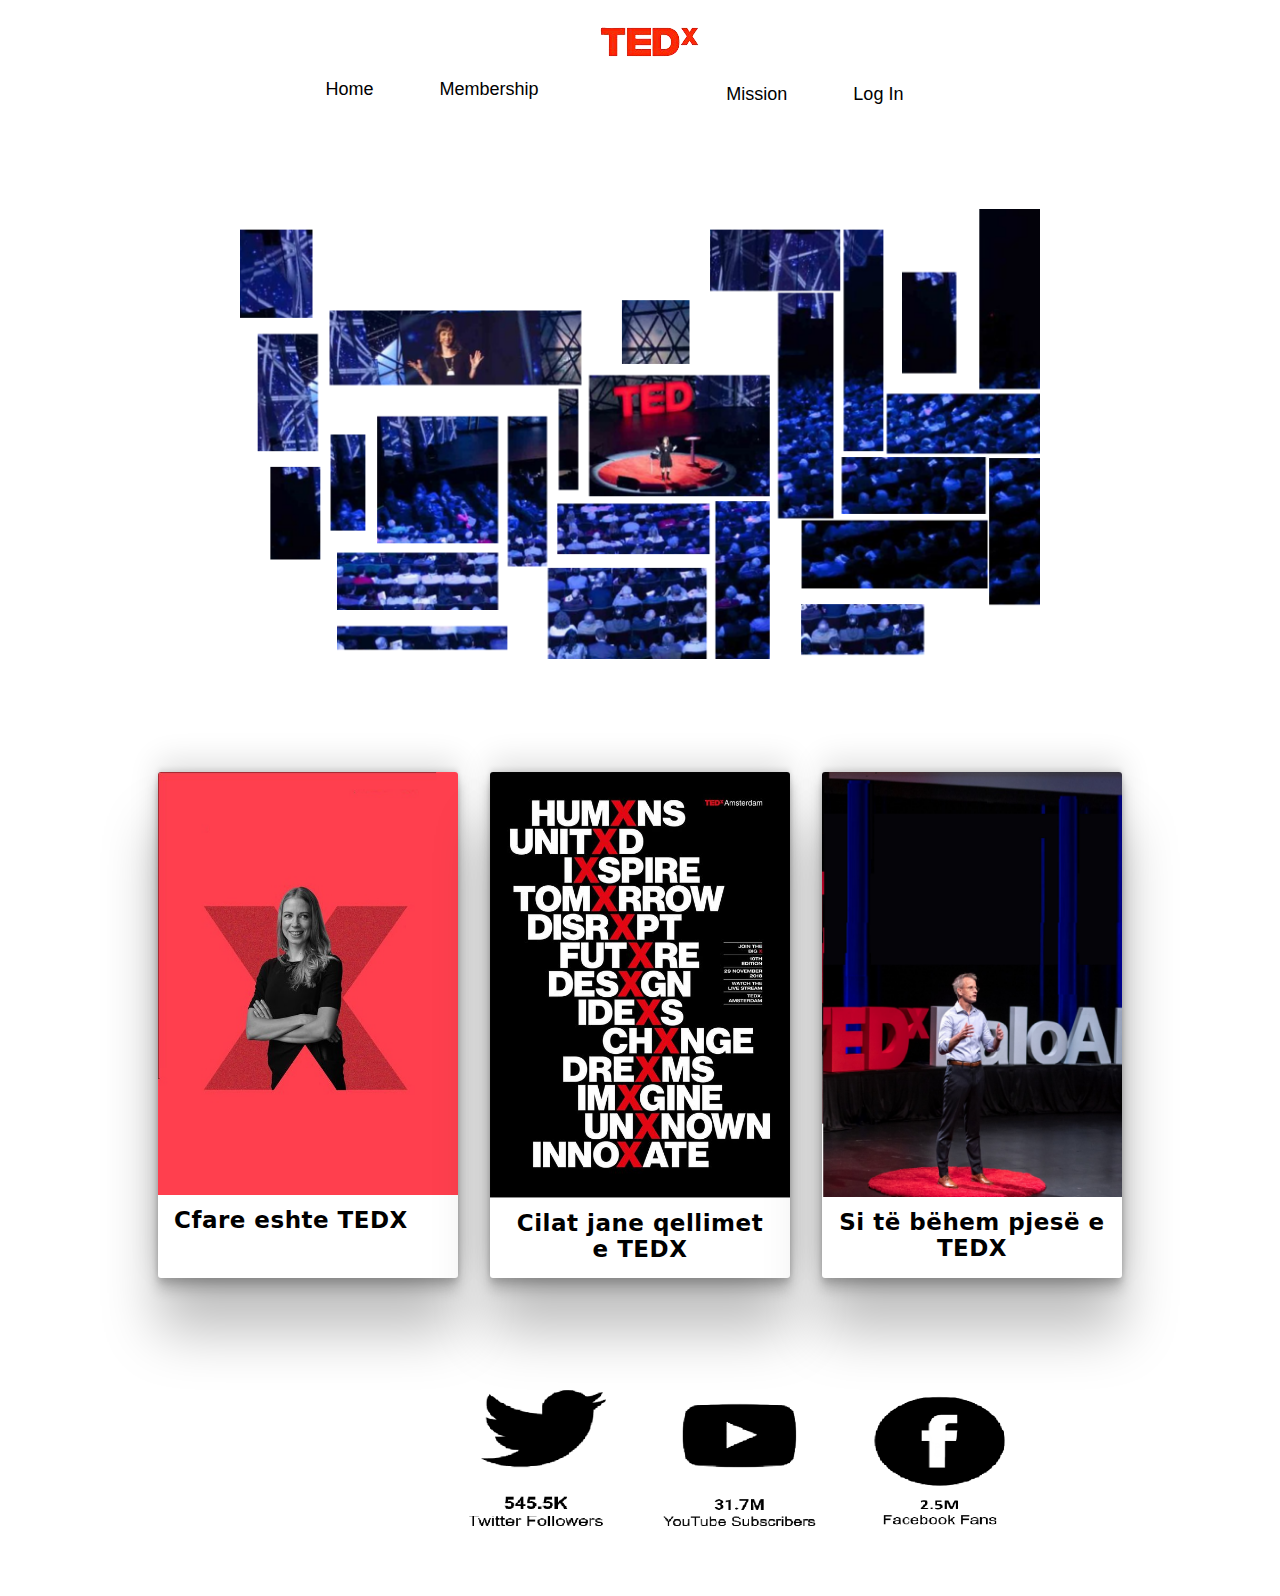
<file: index.html>
<!DOCTYPE html>
<html>
    <head>
        <link rel="stylesheet" href="style.css">

    </head>
    <body>
        <div id="ai"class="logo">
            <a id="ai" class="oki" href="tedx.html"><img class="logo" src="images/ted-removebg-preview (1).png"></a>
        </div>
        <div id="ai" class="menu">
            
            <div id="ai" class="cl1">
              
                    <li id="ai"><a id="ai"class="hi"href="index.html">Home</a></li>
                
           
                    <li id="ai"><a  id="ai"class="hi" href="membership.html">Membership</a></li><br>

            </div>
        <div id="ai" class="cl2">
            
            <div id="ai" class="dropdown">
                <li id="ai"><a id="ai"class="hi" href="mission.html">Mission</a></li><br>
                <div id="ai" class="content">
                    
                    <li id="ai"><a id="ai" class="hi"href="work.html">Work/Study hard</a></li><br><br><br>
                    <li id="ai"><a id="ai" class="hi" href="inspirational.html">Inspirational</a></li><br><br><br>
                    <li id="ai"><a id="ai" class="hi" href="makeys.html">Make your self</a></li>
                </div>
            </div>
               
   
            <li id="ai"><a id="ai" class="hi" href="login.html">Log In</a></li>
            </div>
        </div>
        
       
        <div class="bcimg" id="ai">
            <img id="ai" class="bcimg" src="images/Picture1img.jpg.png">
            
            
        </div>
        
        <div id="ai" class="div1">
        <main id="ai"id="main">
        <div id="ai"class="movie">
            <img id="ai"src="images/tedx.jpg">
            <div id="ai"class="movie-info">
                <h3 id="ai">Cfare eshte TEDX</h3>
                
            </div>
            <div id="ai" class="overview">
                TED  (Teknologji, Argëtim, Dizajn) është një organizatë mediatike Amerikane 
                që poston biseda në internet për shpërndarje falas nën parullën "ide që vlejnë të përhapen".
                   </div>

        </div>
        <div id="ai" class="movie">
            <img id="ai" src="images/tedx2.jpg">
            <div id="ai" class="movie-info">
                <h3 id="ai">Cilat jane qellimet e TEDX</h3>
                
            </div>
            <div id="ai" class="overview">
                Qëllimi ynë është të informojmë dhe edukojmë audiencat globale në një mënyrë të arritshme.
Bisedat TED kanë një shtrirje mbresëlënëse të përgjithshme sepse ato janë të hapura për të gjithë dhe në këtë 
mënyrë lejojnë anëtarët e shoqërisë të kuptojnë faktorët socialë që ndikojnë në shëndetin e tyre.
                   </div>

        </div>
        <div id="ai" class="movie">
            <img id="ai" src="images/tedx4.jpg">
            <div id="ai" class="movie-info">
                <h3 id="ai">Si të bëhem pjesë e TEDX</h3>
                
            </div>
            <div id="ai" class="overview">
                Mënyra më e drejtpërdrejtë për t'iu afruar TED është përmes një nominimi, ose nga dikush tjetër ose nga ju. Kur nominoni veten, TED kërkon një përshkrim të "idesë suaj që vlen të përhapet" në të cilën do 
                të përqendrohet fjalimi juaj dhe lidhje me video të fjalimeve ose prezantimeve tuaja të mëparshme
                   </div>

        </div>
    </div>
<footer>
    <div id="ai" class="pic1">
        <div id="ai"class="picture">
          <img id="ai" src="images/achive1.jpg">
        </div>
    </footer>




    </main>        
</html>
</file>
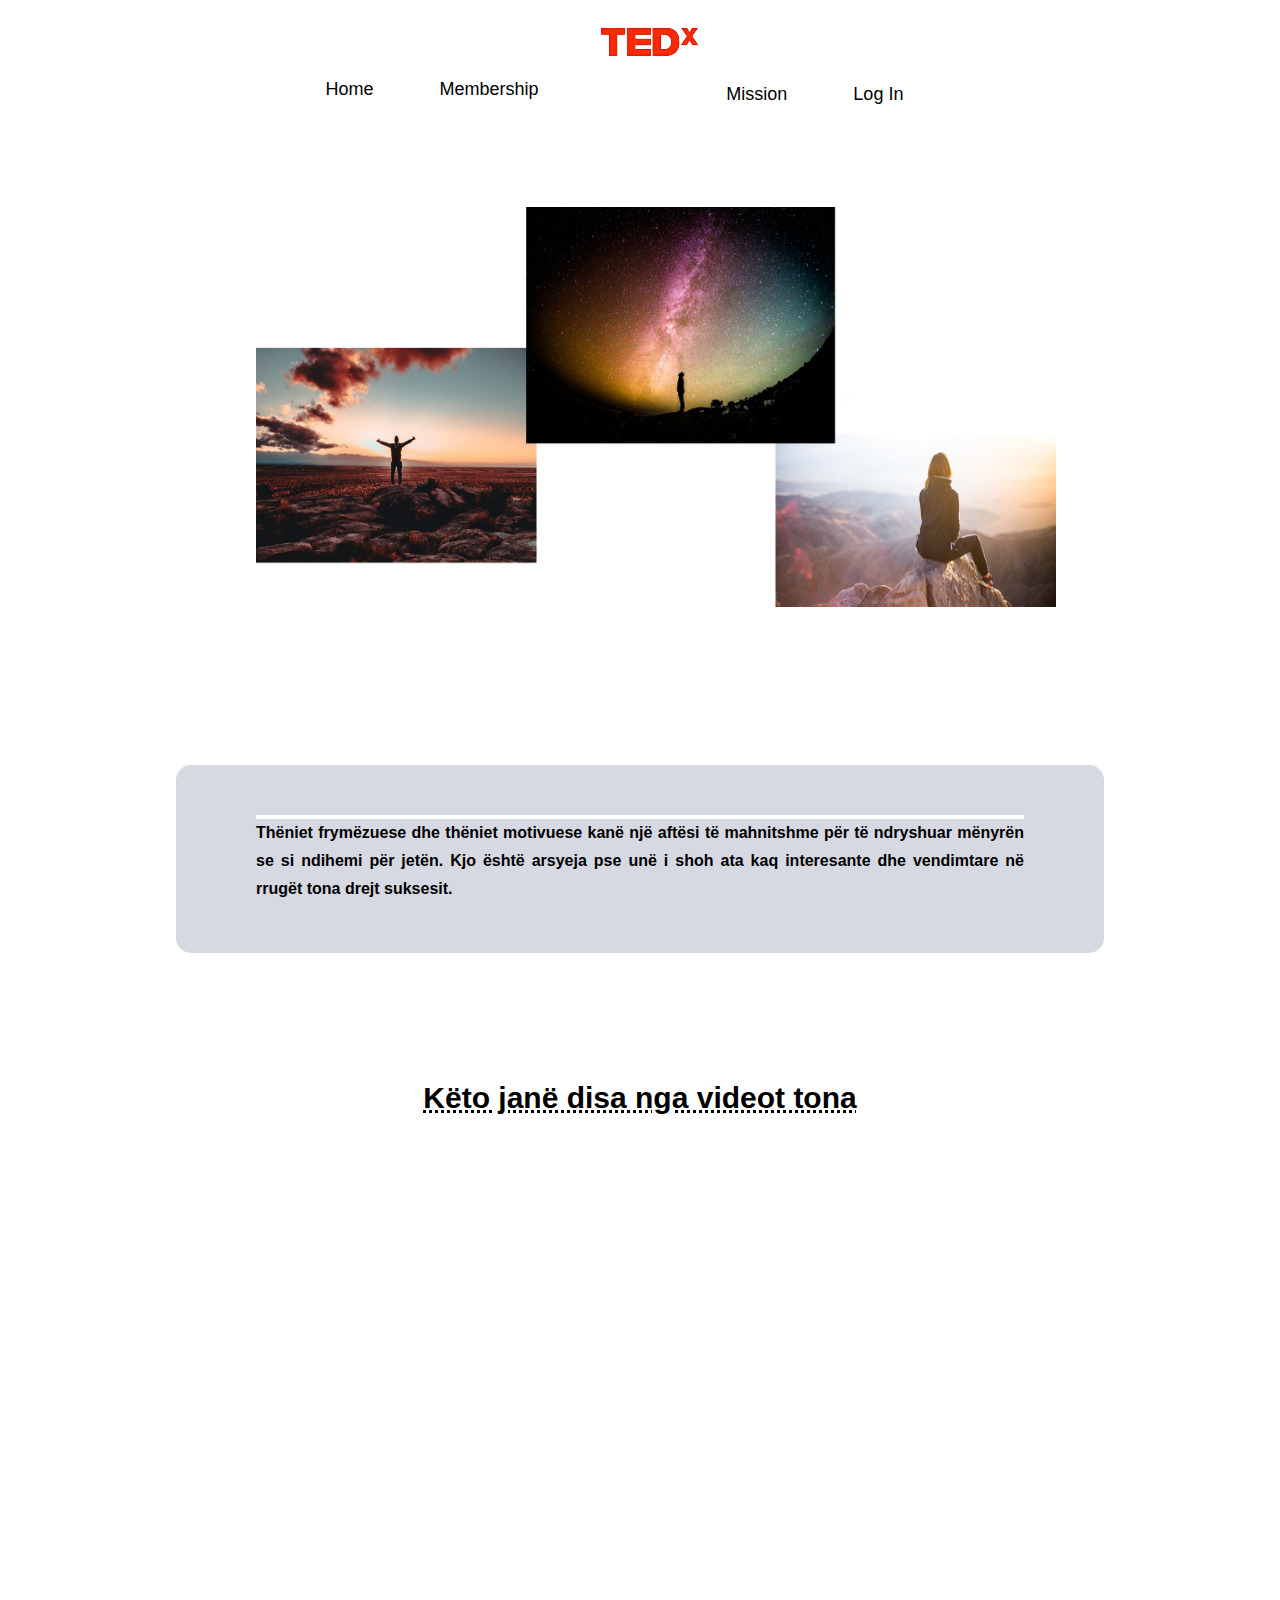
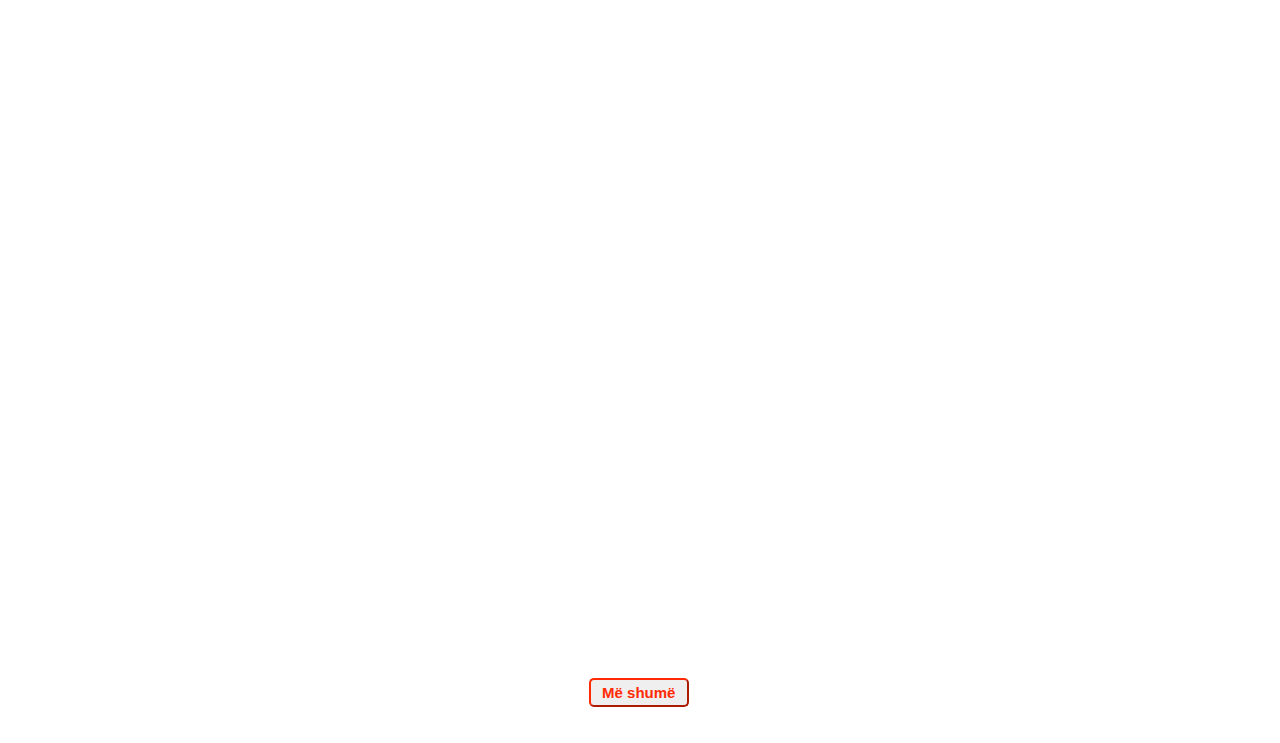
<file: inspirational.html>
<!DOCTYPE html>
<html>
    <head>
        <link rel="stylesheet" href="inspirational.css">

    </head>
    <body>
        <div id="ai" class="logo">
            <a id="ai" class="oki" href="tedx.html"><img class="logo" src="images/ted-removebg-preview (1).png"></a>
        </div>
        <div id="ai"class="menu">
            
            <div id="ai"class="cl1">
              
                    <li id="ai"><a id="ai"class="hi"href="index.html">Home</a></li>
                
           
                    <li id="ai"><a id="ai"class="hi" href="membership.html">Membership</a></li><br>
            </div>
        <div id="ai" class="cl2">
            
            <div id="ai"class="dropdown">
                <li id="ai"><a id="ai" class="hi" href="mission.html">Mission</a></li><br><br>
                <div id="ai" class="content">
                    
                    <li id="ai"><a id="ai" class="hi"href="work.html">Work/Study hard</a></li><br><br><br>
                    <li id="ai"><a id="ai" class="hi" href="inspirational.html">Inspirational</a></li><br><br><br>
                    <li id="ai"><a id="ai" class="hi" href="makeys.html">Make your self</a></li>
                </div>
            </div>
               
   
            <li id="ai"><a  id="ai"class="hi" href="login.html">Log In</a></li>
            </div>
        </div>
    </div>
    <div id="ai"class="img">
        <img id="ai" src="images/impresional.jpg.png">
    </div>


    <div id="ai" class="testimonial-container">
      <div id="ai"class="progress-bar"></div>
      <div id="ai"class="fas fa-quote-right fa-quote"></div>
      <div id="ai"class="fas fa-quote-left fa-quote"></div>
      <p id="ai"class="testimonial">
        Thëniet frymëzuese dhe thëniet motivuese kanë një aftësi të mahnitshme për të ndryshuar mënyrën se si ndihemi për jetën. Kjo është arsyeja pse unë i shoh ata kaq interesante dhe vendimtare në rrugët tona drejt suksesit.
      </p>
    
      </div>
    </div>

    <script src="inspirational.js"></script>
    <h1 id="ai">Këto janë disa nga videot tona</h1><br>
    <div id="ai" class="videos">
        
        <div id="ai" class="video">
            <iframe width="560" height="315"   src="https://www.youtube.com/embed/7sxpKhIbr0E" title="YouTube video player" frameborder="0" allow="accelerometer; autoplay; clipboard-write; encrypted-media; gyroscope; picture-in-picture" allowfullscreen></iframe>
        </div>
        <div  id="ai"class="video">
            <iframe width="560" height="315"  src="https://www.youtube.com/embed/9DtcSCFwDdw" title="YouTube video player" frameborder="0" allow="accelerometer; autoplay; clipboard-write; encrypted-media; gyroscope; picture-in-picture" allowfullscreen></iframe>
        </div>
        <div id="ai" class="video">
            <iframe width="560" height="315"   src="https://www.youtube.com/embed/MY5SatbZMAo" title="YouTube video player" frameborder="0" allow="accelerometer; autoplay; clipboard-write; encrypted-media; gyroscope; picture-in-picture" allowfullscreen></iframe>
        </div>
    
    <div id="ai" class="video">
        <iframe width="560" height="315"  src="https://www.youtube.com/embed/LNHBMFCzznE" title="YouTube video player" frameborder="0" allow="accelerometer; autoplay; clipboard-write; encrypted-media; gyroscope; picture-in-picture" allowfullscreen></iframe>
    </div>
    <div id="ai" class="video">
        <iframe width="560" height="315" src="https://www.youtube.com/embed/sKvMxZ284AA" title="YouTube video player" frameborder="0" allow="accelerometer; autoplay; clipboard-write; encrypted-media; gyroscope; picture-in-picture" allowfullscreen></iframe>
    </div>
    <div id="ai" class="video">
        <iframe width="560" height="315" src="https://www.youtube.com/embed/1GHS6Wmk5tg" title="YouTube video player" frameborder="0" allow="accelerometer; autoplay; clipboard-write; encrypted-media; gyroscope; picture-in-picture" allowfullscreen></iframe>
    </div>
</div>
<footer>
    <div id="ai" class="link">
        <a href=" https://www.youtube.com/user/TEDxTalks/videos"><button class="button">Më shumë</button></a>
    </div>
</footer><br><br>
    </body>
</file>
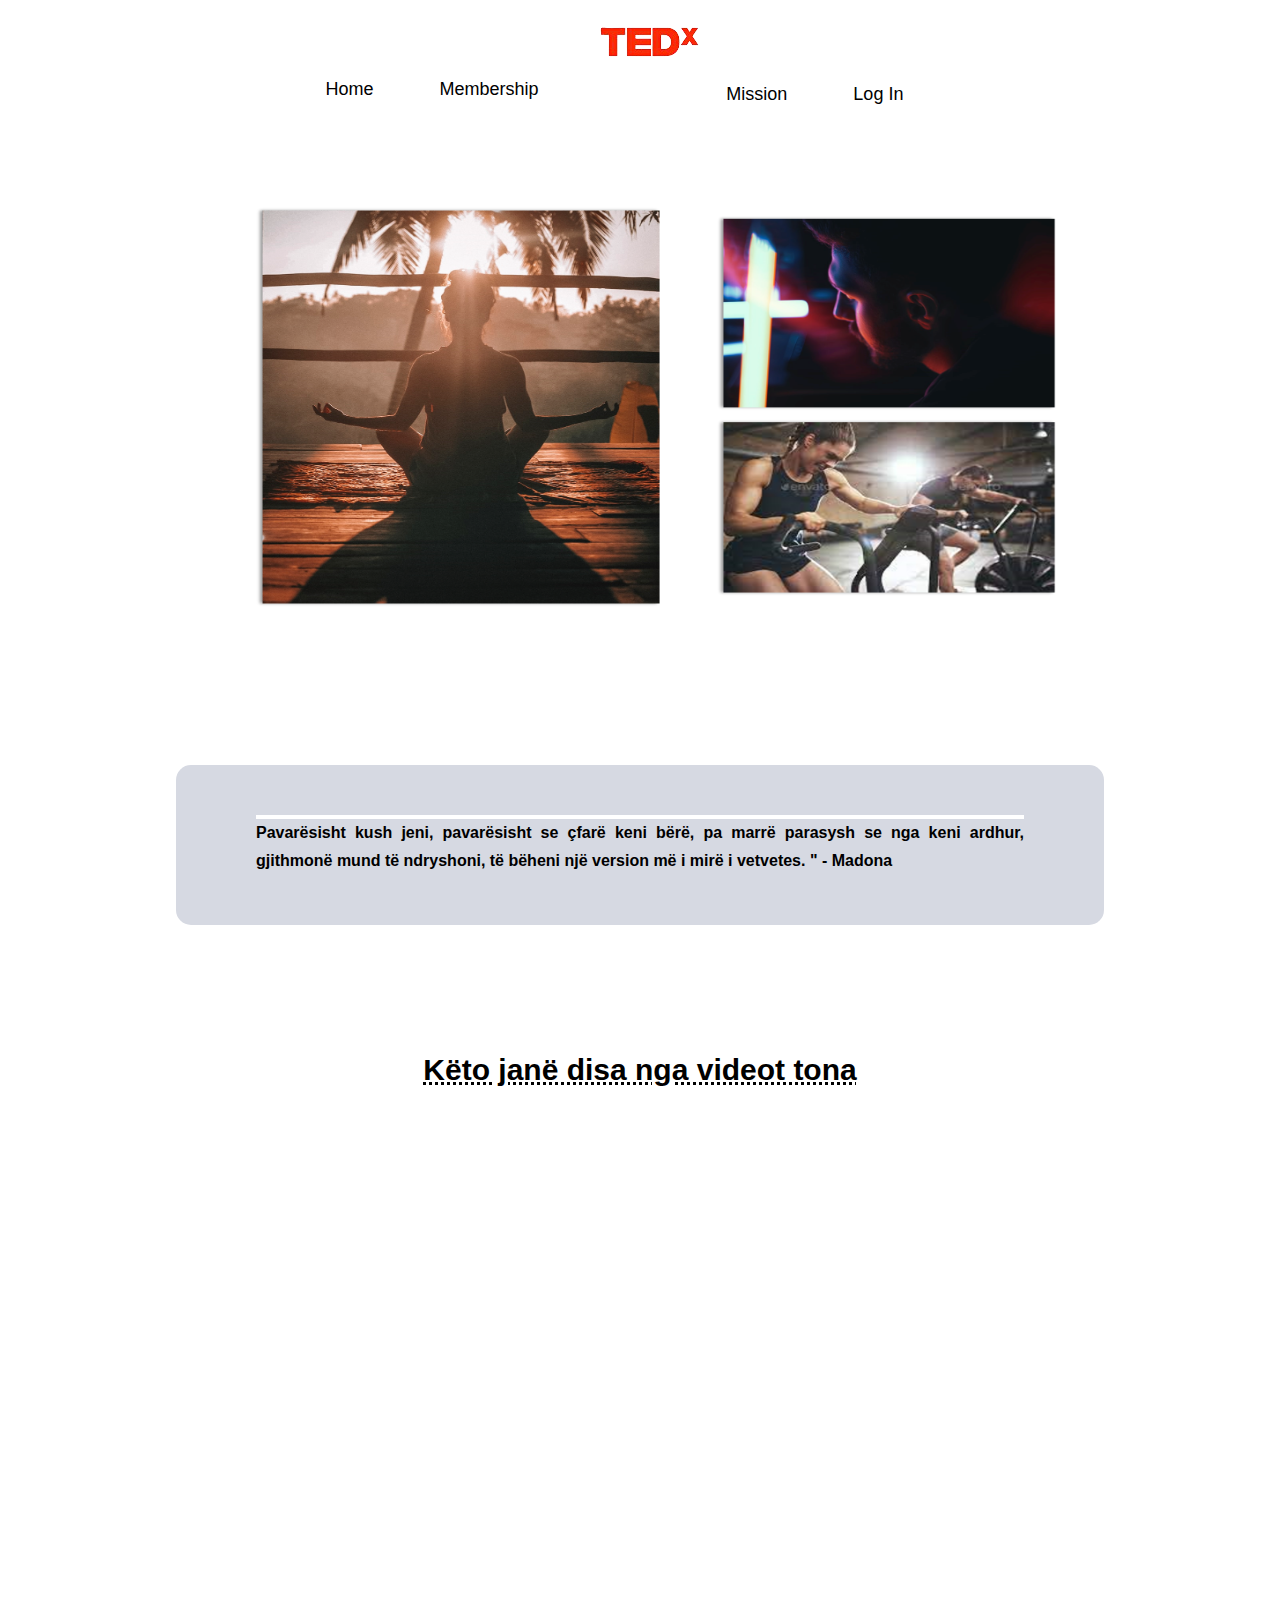
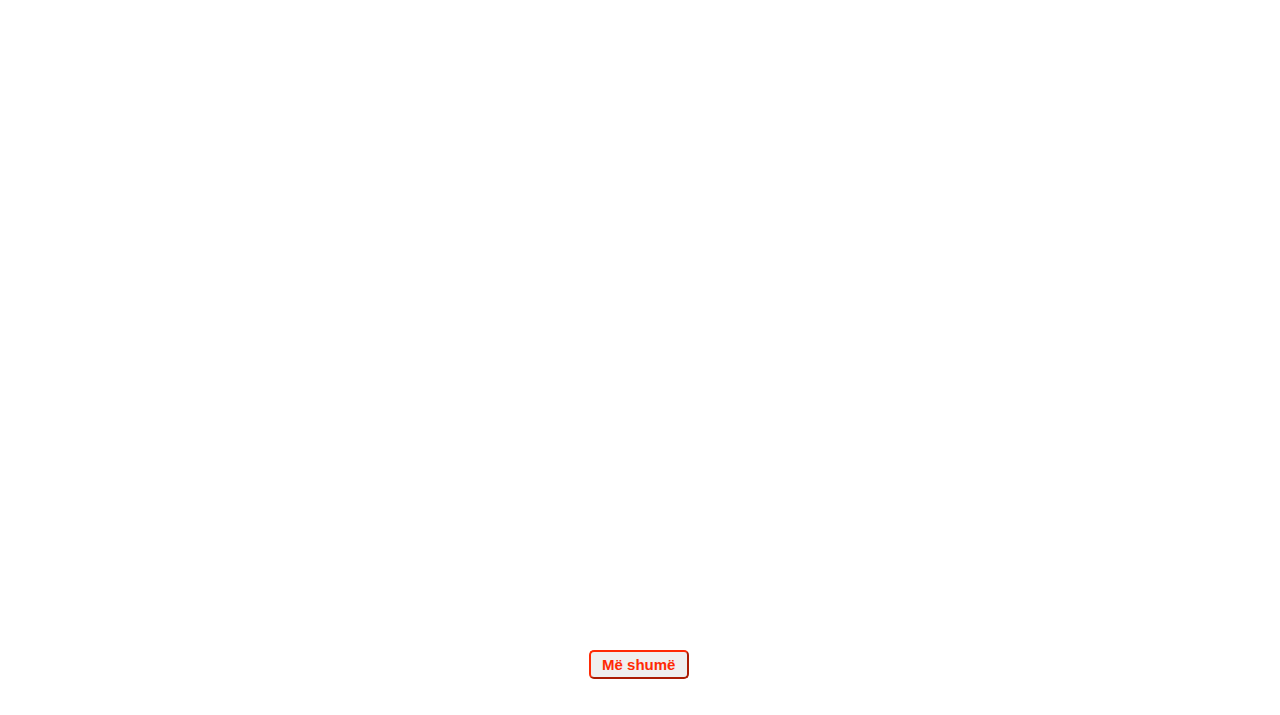
<file: makeys.html>
<!DOCTYPE html>
<html>
    <head>
        <link rel="stylesheet" href="makeys.css">

   
    </head>
    <body>
        <div id="ai" class="logo">
            <a id="ai" class="oki" href="tedx.html"><img class="logo" src="images/ted-removebg-preview (1).png"></a>
        </div>
        <div id="ai" class="menu">
            
            <div id="ai" class="cl1">
              
                    <li id="ai"><a id="ai"class="hi"href="index.html">Home</a></li>
                
           
                    <li id="ai"><a id="ai"class="hi" href="membership.html">Membership</a></li><br>
            </div>
        <div id="ai" class="cl2">
            
            <div id="ai" class="dropdown">
                <li id="ai"><a id="ai" class="hi" href="mission.html">Mission</a></li><br><br>
                <div id="ai" class="content">
                    
                    <li id="ai"><a id="ai" class="hi"href="work.html">Work/Study hard</a></li><br><br><br>
                    <li id="ai"><a id="ai"class="hi" href="inspirational.html">Inspirational</a></li><br><br><br>
                    <li id="ai"><a id="ai"class="hi" href="makeys.html">Make your self</a></li>
                </div>
            </div>
               
   
            <li id="ai"><a id="ai"class="hi" href="login.html">Log In</a></li>
            </div>
        </div>
        
    <div id="ai"class="img">
        <div id="ai"class="divimg">
        <img id="ai"src="images/makeus.jpg.png"></div>
    </div>


    <div id="ai"class="testimonial-container">
      <div id="ai"class="progress-bar"></div>
      <div id="ai"class="fas fa-quote-right fa-quote"></div>
      <div id="ai"class="fas fa-quote-left fa-quote"></div>
      <p id="ai"class="testimonial">
       
Pavarësisht kush jeni, pavarësisht se çfarë keni bërë, pa marrë parasysh se nga keni ardhur, gjithmonë mund të ndryshoni, të bëheni një version më i mirë i vetvetes. "
- Madona
      </p>
    
      </div>
    </div>

    <script id="ai"src="makeys.js"></script>
    <h1>Këto janë disa nga videot tona</h1><br>
    <div id="ai"class="videos">
        
        <div id="ai"class="video">
            <iframe width="560" height="315" src="https://www.youtube.com/embed/5MgBikgcWnY" title="YouTube video player" frameborder="0" allow="accelerometer; autoplay; clipboard-write; encrypted-media; gyroscope; picture-in-picture" allowfullscreen></iframe>
        </div>
        <div id="ai"class="video">
            <iframe width="560" height="315"  src="https://www.youtube.com/embed/QzPbY9ufnQY" title="YouTube video player" frameborder="0" allow="accelerometer; autoplay; clipboard-write; encrypted-media; gyroscope; picture-in-picture" allowfullscreen></iframe>
        </div>
        <div id="ai"class="video">
            <iframe width="560" height="315"  src="https://www.youtube.com/embed/Hu4Yvq-g7_Y" title="YouTube video player" frameborder="0" allow="accelerometer; autoplay; clipboard-write; encrypted-media; gyroscope; picture-in-picture" allowfullscreen></iframe>
        </div>
    
    <div id="ai" class="video">
        <iframe width="560" height="315"  src="https://www.youtube.com/embed/Cpc-t-Uwv1I" title="YouTube video player" frameborder="0" allow="accelerometer; autoplay; clipboard-write; encrypted-media; gyroscope; picture-in-picture" allowfullscreen></iframe>
    </div>
    <div id="ai" class="video">
        <iframe width="560" height="315"  src="https://www.youtube.com/embed/wM82hE6oimw" title="YouTube video player" frameborder="0" allow="accelerometer; autoplay; clipboard-write; encrypted-media; gyroscope; picture-in-picture" allowfullscreen></iframe>
    </div>
    <div id="ai" class="video">
        <iframe width="560" height="315"  src="https://www.youtube.com/embed/Fkd9TWUtFm0" title="YouTube video player" frameborder="0" allow="accelerometer; autoplay; clipboard-write; encrypted-media; gyroscope; picture-in-picture" allowfullscreen></iframe>
    </div>
</div>
<footer>
    <div id="ai"class="link">
       
        <a id="ai"href=" https://www.youtube.com/user/TEDxTalks/videos"><button class="button">Më shumë</button></a>
    </div>
</footer><br><br>
    </body>
</file>
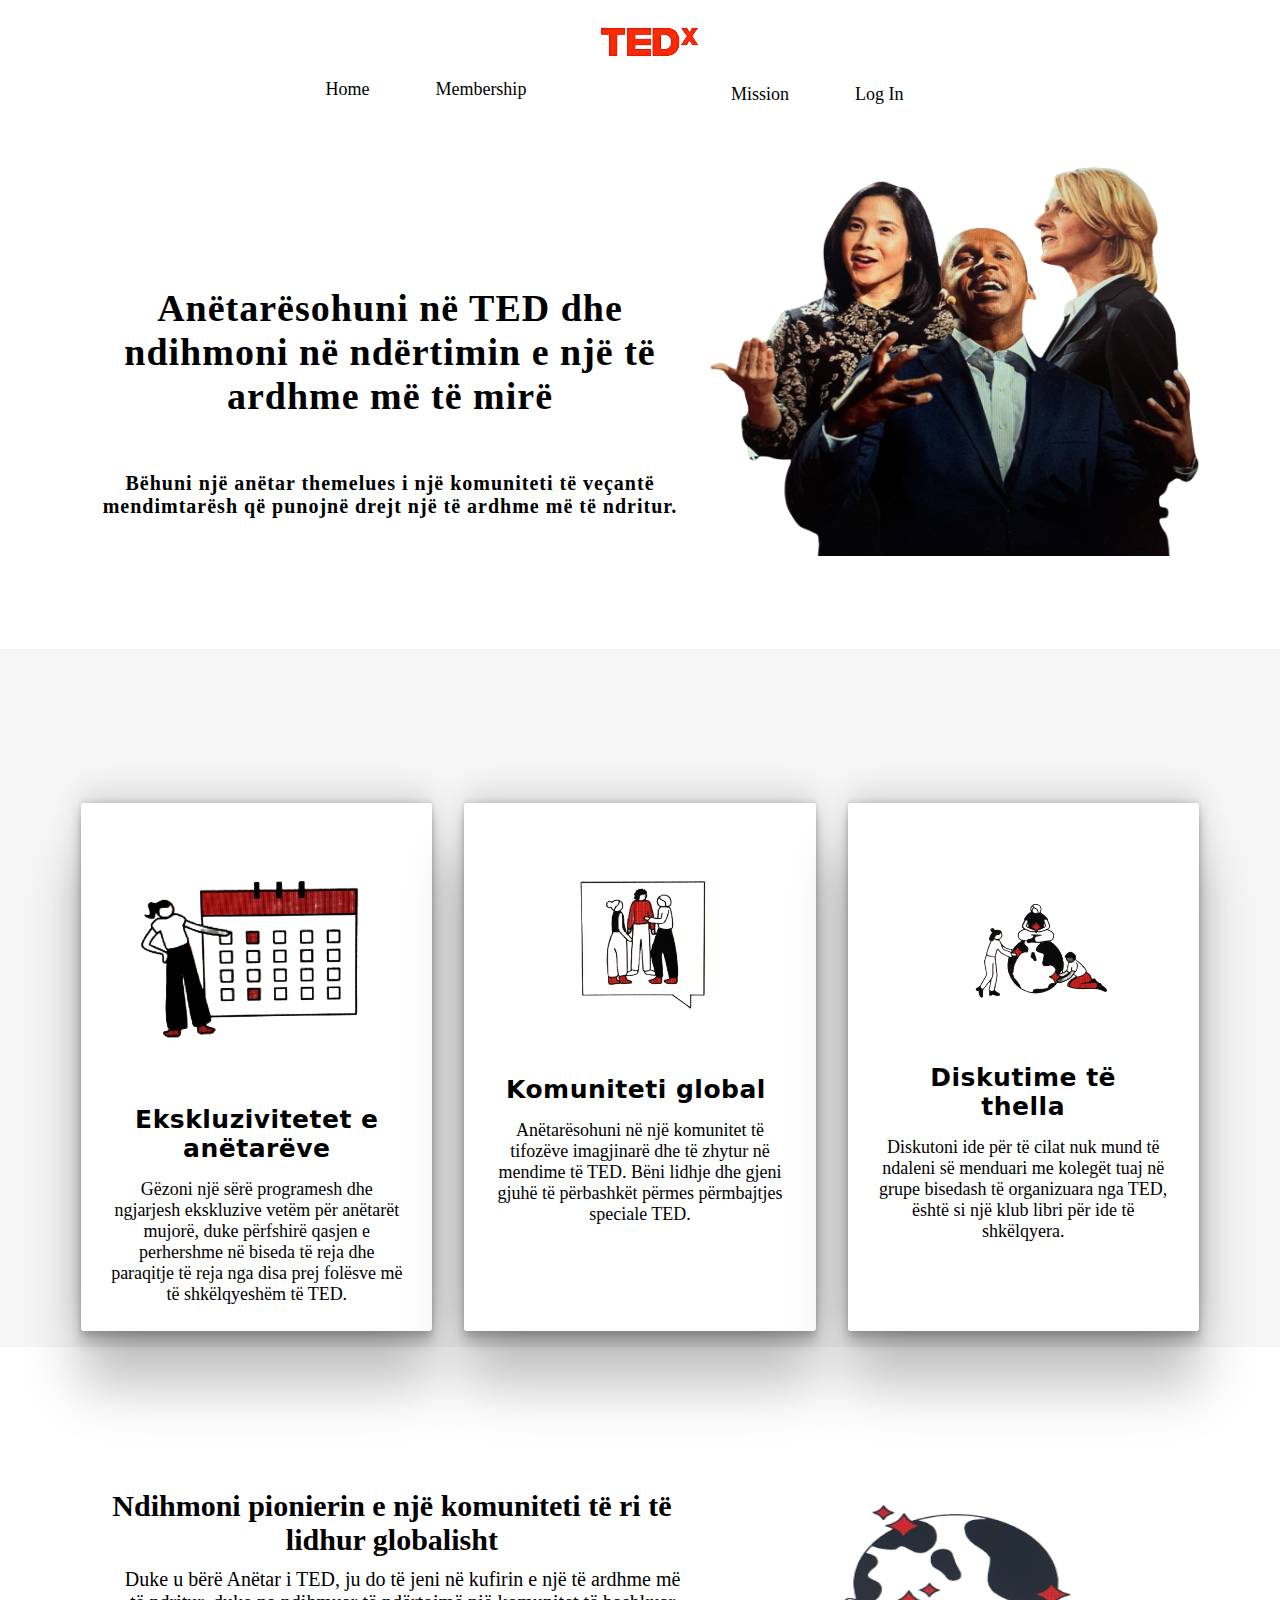
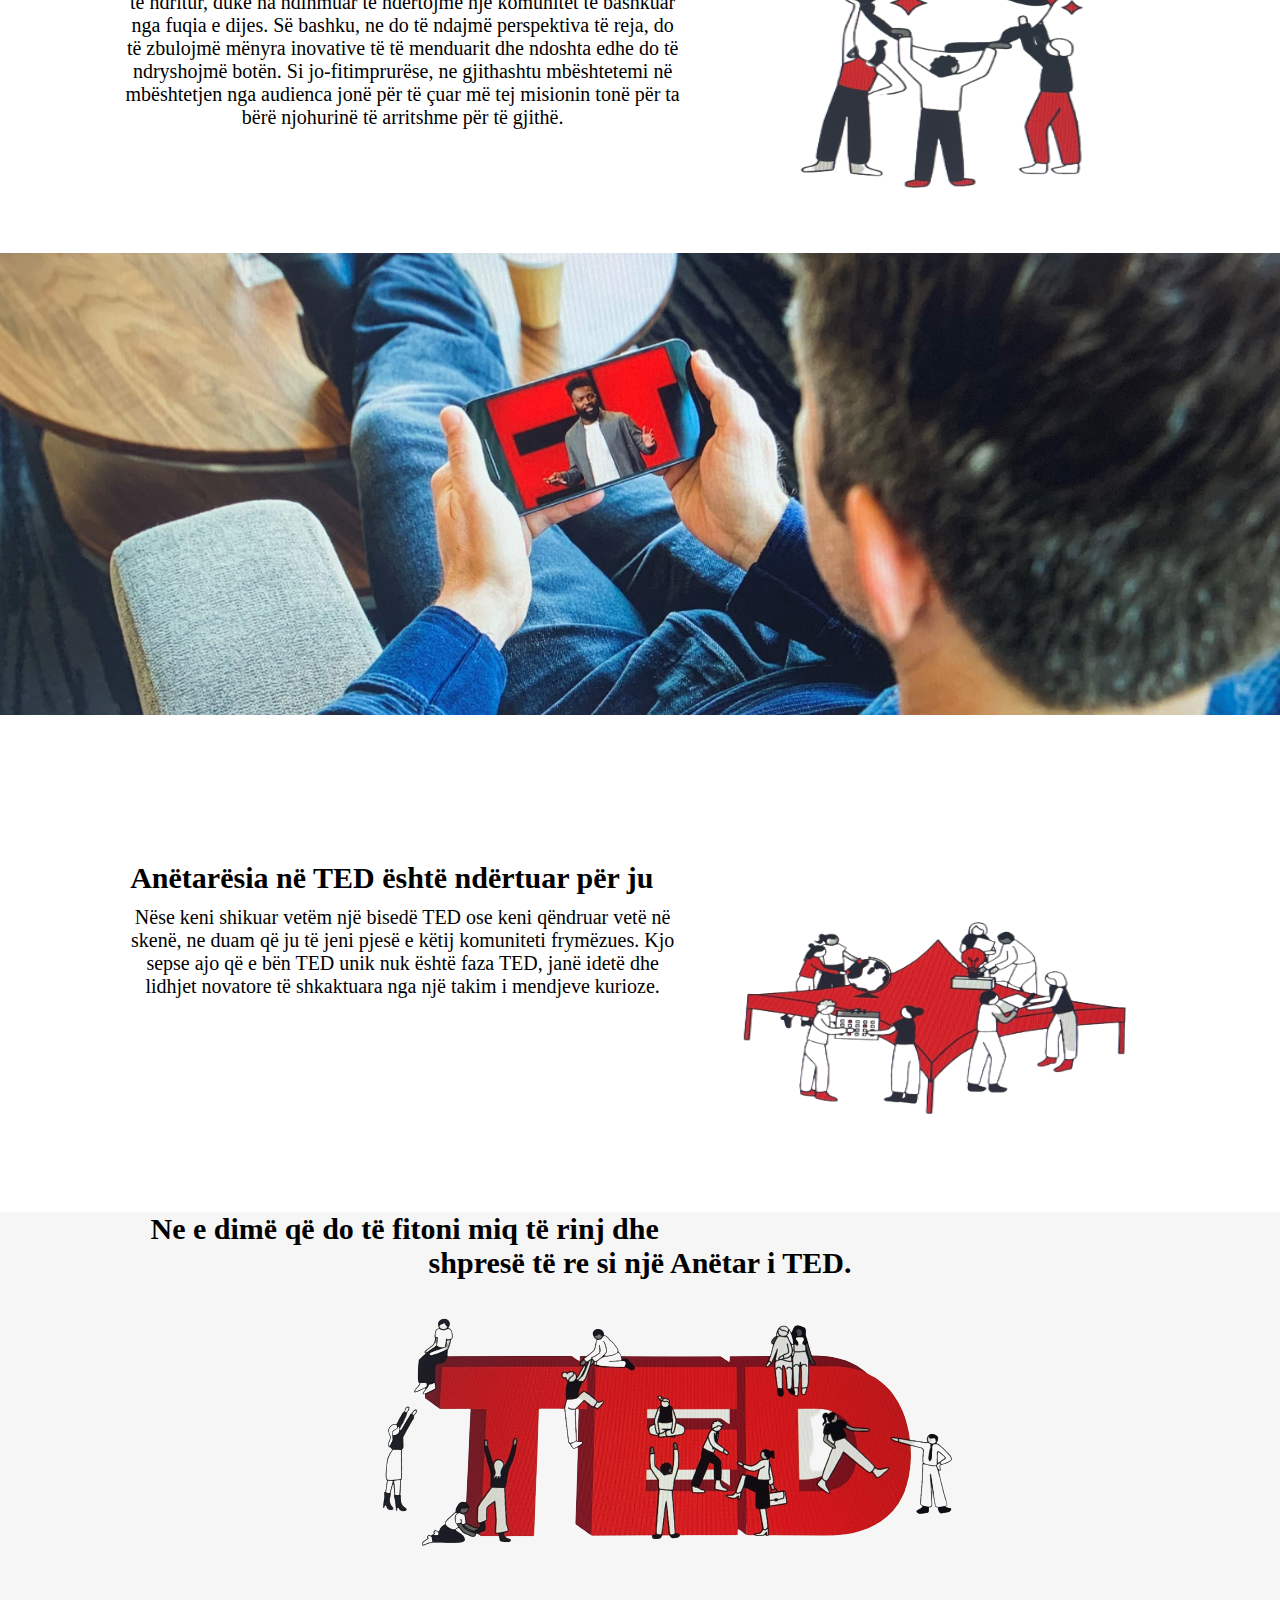
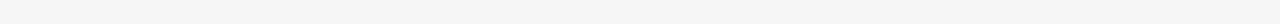
<file: membership.html>
<!DOCTYPE html>
<html>
    <head>
        <link rel="stylesheet" href="membership.css">

    </head>
    <body>
        <div id="ai"class="logo">
            <a id="ai"class="oki" href="tedx.html"><img class="logo" src="images/ted-removebg-preview (1).png"></a>
        </div>
        <div id="ai"class="menu">
            
            <div id="ai"class="cl1">
              
                    <li id="ai"><a class="hi"href="index.html">Home</a></li>
                
           
                    <li id="ai"><a class="hi" href="membership.html">Membership</a></li><br>
            </div>
        <div id="ai"class="cl2">
            
            <div id="ai"class="dropdown">
                <li id="ai"><a class="hi" href="mission.html">Mission</a></li><br><br>
                <div id="ai" class="content">
                    
                    <li id="ai"><a id="ai"class="hi"href="work.html">Work/Study hard</a></li><br><br><br>
                    <li id="ai"><a id="ai"class="hi" href="inspirational.html">Inspirational</a></li><br><br><br>
                    <li id="ai"><a id="ai"class="hi" href="makeys.html">Make your self</a></li>
                </div>
            </div>
               
   
            <li id="ai"><a id="ai" class="hi" href="login.html">Log In</a></li>
            </div>
        </div>
    <div id="ai"class="bc">
        <img id="ai"class="bgimg" src="images/membership2-removebg-preview.png" width="500px" height="400px">
     <br>  <h2 id="ai">Anëtarësohuni në TED dhe ndihmoni në ndërtimin e një të ardhme më të mirë</h2><br><br><br>
        <p>Bëhuni një anëtar themelues i një komuniteti të veçantë mendimtarësh që punojnë drejt një të ardhme më të ndritur.</p>
    </div><br><br><br>
    <main id="ai"id="main">
        <div id="ai" class="movie">
            <img id="ai" src="images/gif2-removebg-preview.png">
            <div id="ai" class="movie-info">
                <h3 id="ai">Ekskluzivitetet e anëtarëve</h3>
                
            </div>
            <div id="ai" class="overview">
                Gëzoni një sërë programesh dhe ngjarjesh ekskluzive vetëm për anëtarët mujorë, duke përfshirë qasjen e perhershme në biseda të reja dhe paraqitje të reja nga disa prej folësve më të shkëlqyeshëm të TED.
                   </div>

        </div>
        <div id="ai" class="movie">
            <img id="ai" src="images/gif3-removebg-preview (5).png">
            <div id="ai" class="movie-info">
                <h3 id="ai">Komuniteti global</h3>
                
            </div>
            <div id="ai"class="overview">
                
Anëtarësohuni në një komunitet të tifozëve imagjinarë dhe të zhytur në mendime të TED. Bëni lidhje dhe gjeni gjuhë të përbashkët përmes përmbajtjes speciale TED.
                   </div>


        </div>
        <div id="ai" class="movie">
            <img id="ai"src="images/gif4-removebg-preview (3).png">
            <div id="ai"class="movie-info">
                <h3 id="ai">Diskutime të thella</h3>
                
            </div>
            <div id="ai" class="overview">
                Diskutoni ide për të cilat nuk mund të ndaleni së menduari me kolegët tuaj në grupe bisedash të organizuara nga TED, është si një klub libri për ide të shkëlqyera.
                   </div>

        </div>
    </main>
    <div id="ai" class="bcc">
        <img id="ai"class="bgimgg" src="images/gif5-removebg-preview.png" width="550px" height="400px">
     <br>  <h2 id="ai"> Ndihmoni pionierin e një komuniteti të ri të lidhur globalisht   </h2><br><br><br>
        <p id="ai"class="">Duke u bërë Anëtar i TED, ju do të jeni në kufirin e një të ardhme më të ndritur, duke na ndihmuar të ndërtojmë një komunitet të bashkuar nga fuqia e dijes. Së bashku, ne do të ndajmë perspektiva të reja, do të zbulojmë mënyra inovative të të menduarit dhe ndoshta edhe do të ndryshojmë botën. Si jo-fitimprurëse, ne gjithashtu mbështetemi në mbështetjen nga audienca jonë për të çuar më tej misionin tonë për ta bërë njohurinë të arritshme për të gjithë.</p>
    </div>
    <div id="ai" class="img2">
        <img id="ai" src="images/img2.jpg" width="100%">
    </div>
    <div  id="ai"class="bcc">
        <img id="ai"class="bgimgg" src="images/gif6-removebg-preview.png" width="550px" height="400px">
     <br>  <h2 id="ai"> Anëtarësia në TED është ndërtuar për ju   </h2><br><br><br>
        <p  id="ai"class="">Nëse keni shikuar vetëm një bisedë TED ose keni qëndruar vetë në skenë, ne duam që ju të jeni pjesë e këtij komuniteti frymëzues. Kjo sepse ajo që e bën TED unik nuk është faza TED, janë idetë dhe lidhjet novatore të shkaktuara nga një takim i mendjeve kurioze.</p>
    </div><br><br><br><br><Br>
    <div id="ai" class="br">
        <div id="ai" class="divh2">
       <h2 id="ai">Ne e dimë që do të fitoni miq të rinj dhe shpresë të re si një Anëtar i TED.</h2></div>
    <div id="ai" class="imgcl">  <img src="images/img3-removebg-preview.png"> </div> 
    </div>
    </body>
</file>
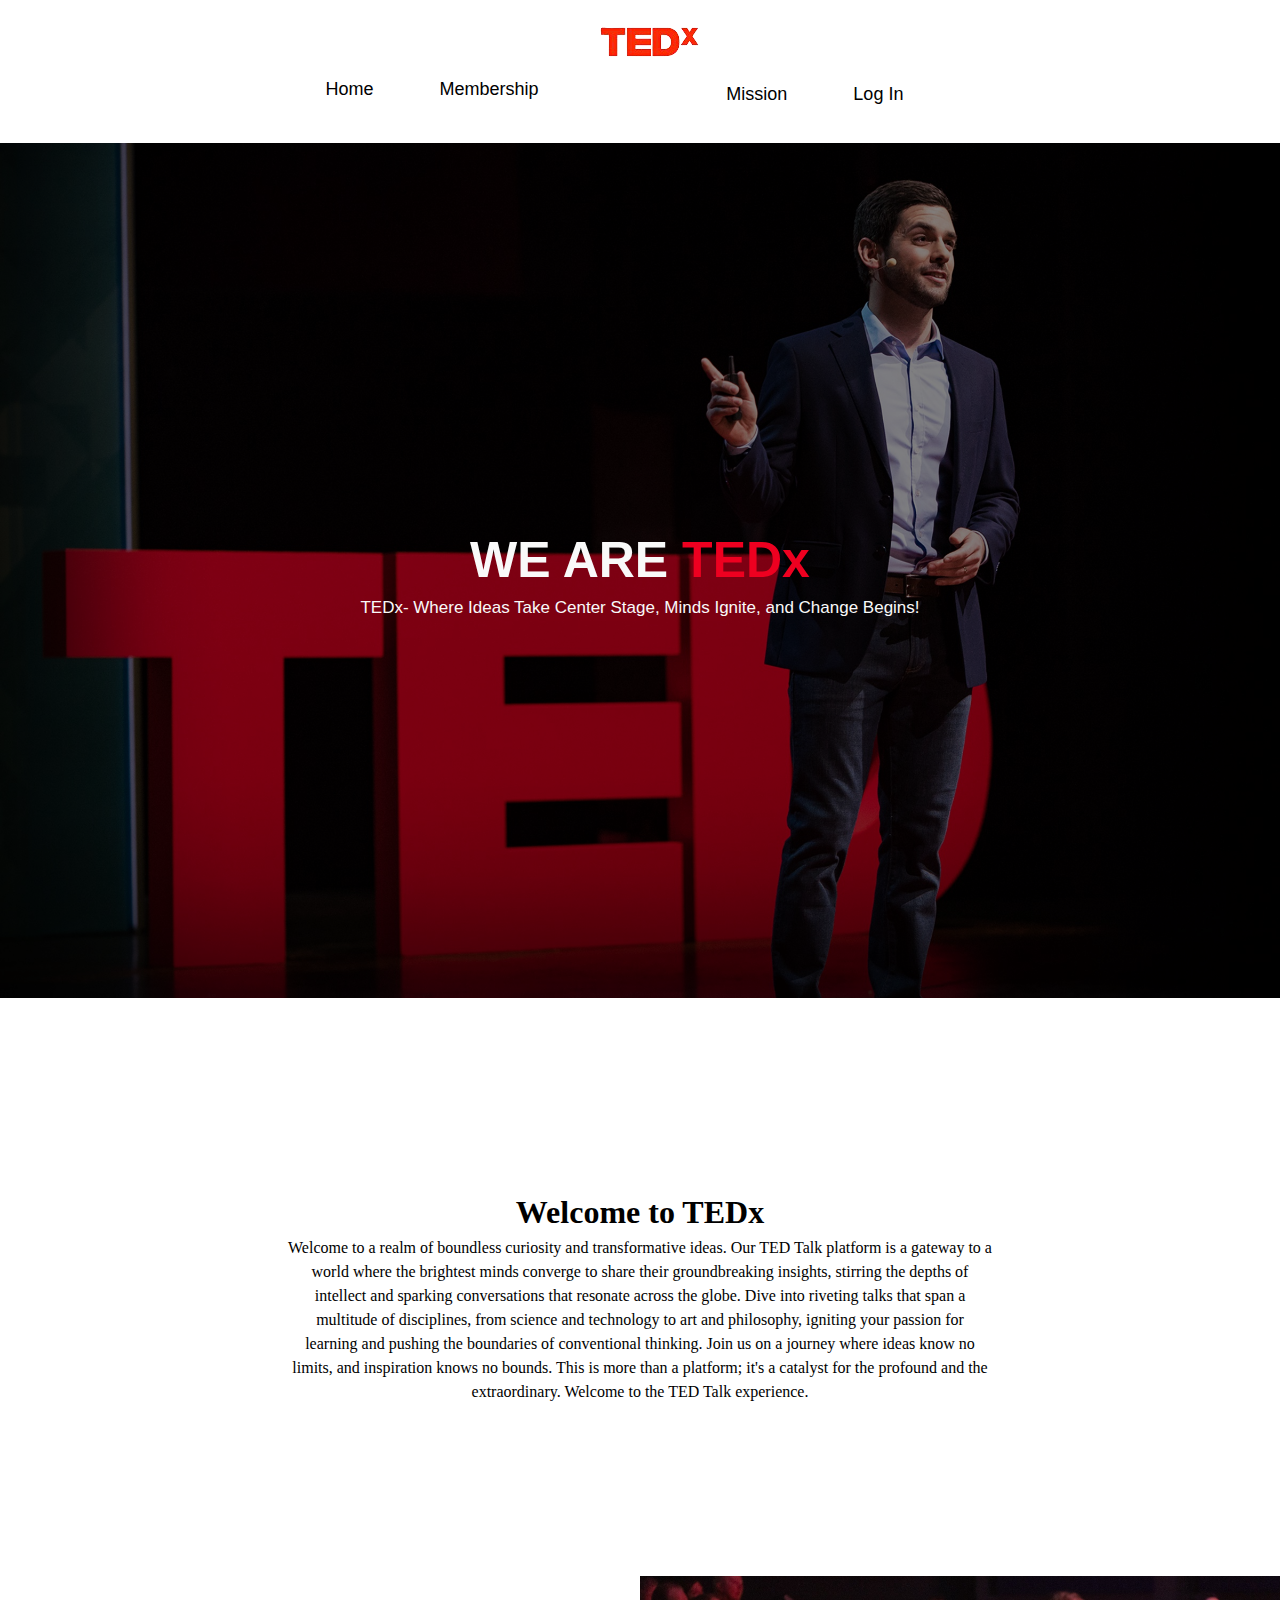
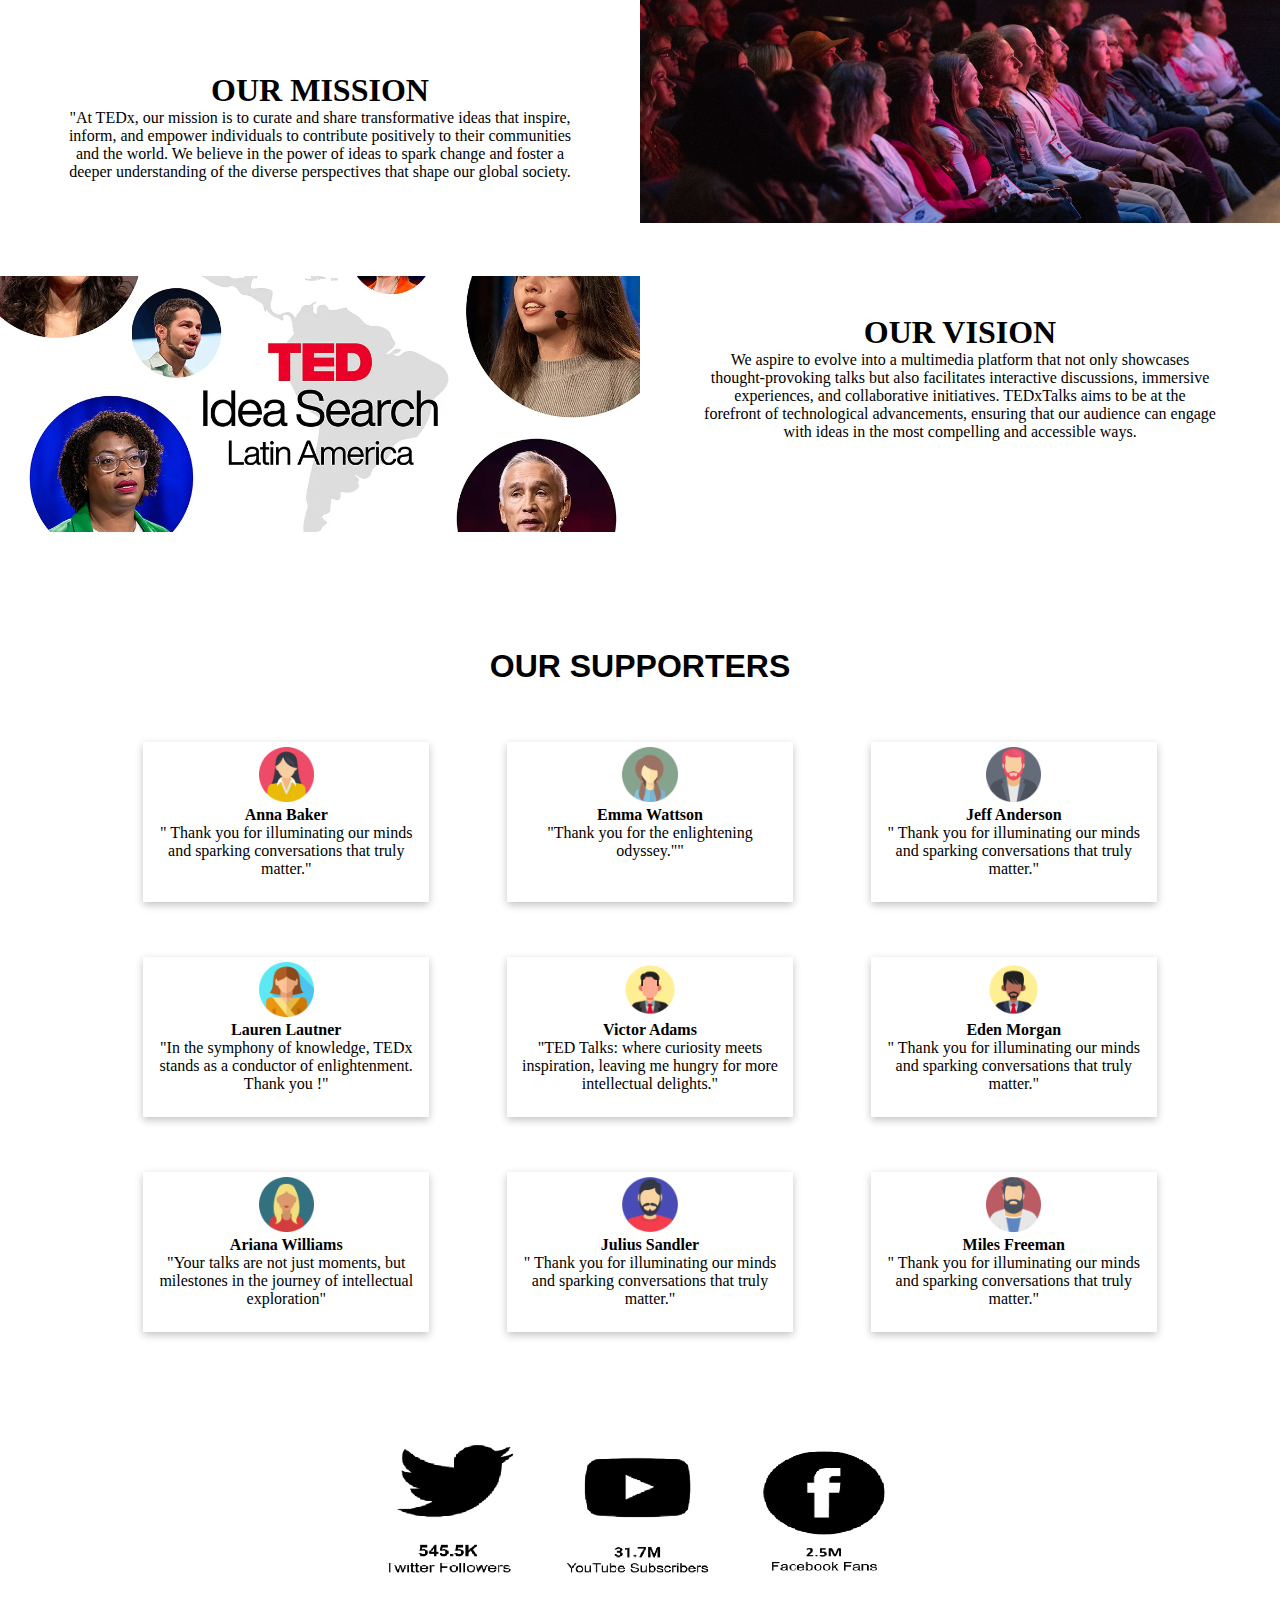
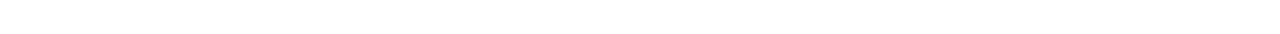
<file: mission.html>
<!DOCTYPE html>
<html>
    <head>
        <link rel="stylesheet" href="mission.css">

    </head>
    <body>
        <div id="ai"class="logo">
            <a id="ai"class="oki" href="tedx.html"><img class="logo" src="images/ted-removebg-preview (1).png"></a>
        </div>
        <div id="ai"class="menu">
            
            <div id="ai"class="cl1">
              
                    <li id="ai"><a class="hi"href="index.html">Home</a></li>
                
           
                    <li id="ai"><a class="hi" href="membership.html">Membership</a></li><br>
            </div>
        <div id="ai"class="cl2">
            
            <div id="ai" class="dropdown">
                <li id="ai"><a class="hi" href="mission.html">Mission</a></li><br>
                <div id="ai"class="content">
                    
                    <li id="ai"><a class="hi"href="work.html">Work/Study hard</a></li><br><br><br>
                    <li id="ai"><a class="hi" href="inspirational.html">Inspirational</a></li><br><br><br>
                    <li id="ai"><a class="hi" href="makeys.html">Make your self</a></li>
                </div>
            </div>
               
   
            <li id="ai"><a id="ai" class="hi" href="login.html">Log In</a></li>
            </div>
        </div>
        

        <div id="ai" class="main-part">
            <div id="ai"class="opacity">
            <div id="ai"id="ai" class="main-part-content">
        <h1 id="ai"id="ai">WE ARE <span>TEDx</span></h1> 
        <p id="ai"id="ai"> TEDx- Where Ideas Take Center Stage, Minds Ignite, and Change Begins!</p>
    </div>
</div>
</div>


<br>
<div id="ai"class="writing">
    <div id="ai"class="writing-container">
    <h1 id="ai">Welcome to TEDx</h1>
    <p id="ai">Welcome to a realm of boundless curiosity and transformative ideas. Our TED Talk platform is a gateway to a world where the brightest minds converge to share their groundbreaking insights, stirring the depths of intellect and sparking conversations that resonate across the globe. Dive into riveting talks that span a multitude of disciplines, from science and technology to art and philosophy, igniting your passion for learning and pushing the boundaries of conventional thinking. Join us on a journey where ideas know no limits, and inspiration knows no bounds. This is more than a platform; it's a catalyst for the profound and the extraordinary. Welcome to the TED Talk experience.</p>
</div>
</div>



<div id="ai"class="main-div">
    <div id="ai"class="big-div">
        <div id="ai"class="div-1">
            <div id="ai"class="inner-div">
            <h1 id="ai">Our mission</h1>
            <p id="ai">"At TEDx, our mission is to curate and share transformative ideas that inspire, inform, and empower individuals to contribute positively to their communities and the world. We believe in the power of ideas to spark change and foster a deeper understanding of the diverse perspectives that shape our global society.</p>
        </div>
    </div>
        <div id="ai"class="div-2">
            <img id="ai"src="images/vision.png" alt="">
        </div>
    </div>
    <div id="ai"class="big-div">
        <div id="ai"class="div-2">
            <img id="ai"src="images/mission.png" alt="">
        </div>
        <div id="ai"class="div-1">
            <div id="ai"class="inner-div">
            <div id="ai"class="div-1-container">
            <h1 id="ai">Our vision</h1>
            <p id="ai">We aspire to evolve into a multimedia platform that not only showcases thought-provoking talks but also facilitates interactive discussions, immersive experiences, and collaborative initiatives. TEDxTalks aims to be at the forefront of technological advancements, ensuring that our audience can engage with ideas in the most compelling and accessible ways.</p>
    </div>
    </div>
</div>
</div>
</div>
<br>
<br>
<br>
<br>

<div id="ai"class="our-supporters">
    <h1 id="ai">Our supporters</h1>
<div id="ai"class="supporters">
    <div id="ai"class="divide">
        <div id="ai"class="divide-div">
            <img id="ai"src="images/costumer1.png" alt="">
            <h4 id="ai">Anna Baker</h4>
            <p id="ai">" Thank you for illuminating our minds and sparking conversations that truly matter."</p>
    </div>
        <div id="ai" class="divide-div">
            <img id="ai" src="images/costumer2.png" alt="">
            <h4 id="ai">Lauren Lautner</h4>
            <p id="ai">"In the symphony of knowledge, TEDx stands as a conductor of enlightenment. Thank you !"</p>
        </div>
        <div id="ai"class="divide-div">
            <img id="ai"src="images/costumer3.png" alt="">
            <h4 id="ai">Ariana Williams</h4>
            <p id="ai">"Your talks are not just moments, but milestones in the journey of intellectual exploration"</p>
        </div>    
    </div>


    <div id="ai"class="divide">
        <div id="ai"class="divide-div">
            <img id="ai"src="images/costumer4.png" alt="">
            <h4 id="ai">Emma Wattson</h4>
            <p id="ai">"Thank you for the enlightening odyssey.""</p>
        </div>
        <div id="ai"class="divide-div">
            <img id="ai"src="images/costumer5.png" alt="">
            <h4 id="ai">Victor Adams</h4>
            <p id="ai">"TED Talks: where curiosity meets inspiration, leaving me hungry for more intellectual delights."</p>
        </div>
        <div id="ai"class="divide-div">
            <img id="ai"src="images/costumer6.png" alt="">
            <h4 id="ai">Julius Sandler</h4>
            <p id="ai">" Thank you for illuminating our minds and sparking conversations that truly matter."</p>
        </div>
        </div>
        
    <div id="ai" class="divide">
        <div id="ai" class="divide-div">
            <img id="ai" src="images/costumer7.png" alt="">
            <h4 id="ai">Jeff Anderson </h4>
            <p id="ai">" Thank you for illuminating our minds and sparking conversations that truly matter."</p>
        </div>
        <div id="ai" class="divide-div">
            <img id="ai" src="images/costumer8.png" alt="">
            <h4 id="ai">Eden Morgan</h4>
            <p id="ai">" Thank you for illuminating our minds and sparking conversations that truly matter."</p>
        </div>
        <div id="ai"class="divide-div">
            <img id="ai"src="images/costumer9.png" alt="">
            <h4 id="ai">Miles Freeman</h4>
            <p id="ai">" Thank you for illuminating our minds and sparking conversations that truly matter."</p>
        </div>    </div>
</div>
    
</div>

       
<footer>
    <div id="ai"class="footer-picture">
          <img src="images/achive1.jpg">
          </div>
        
    </footer> 
            
        
        
                
                            





</body>
</html>
</file>
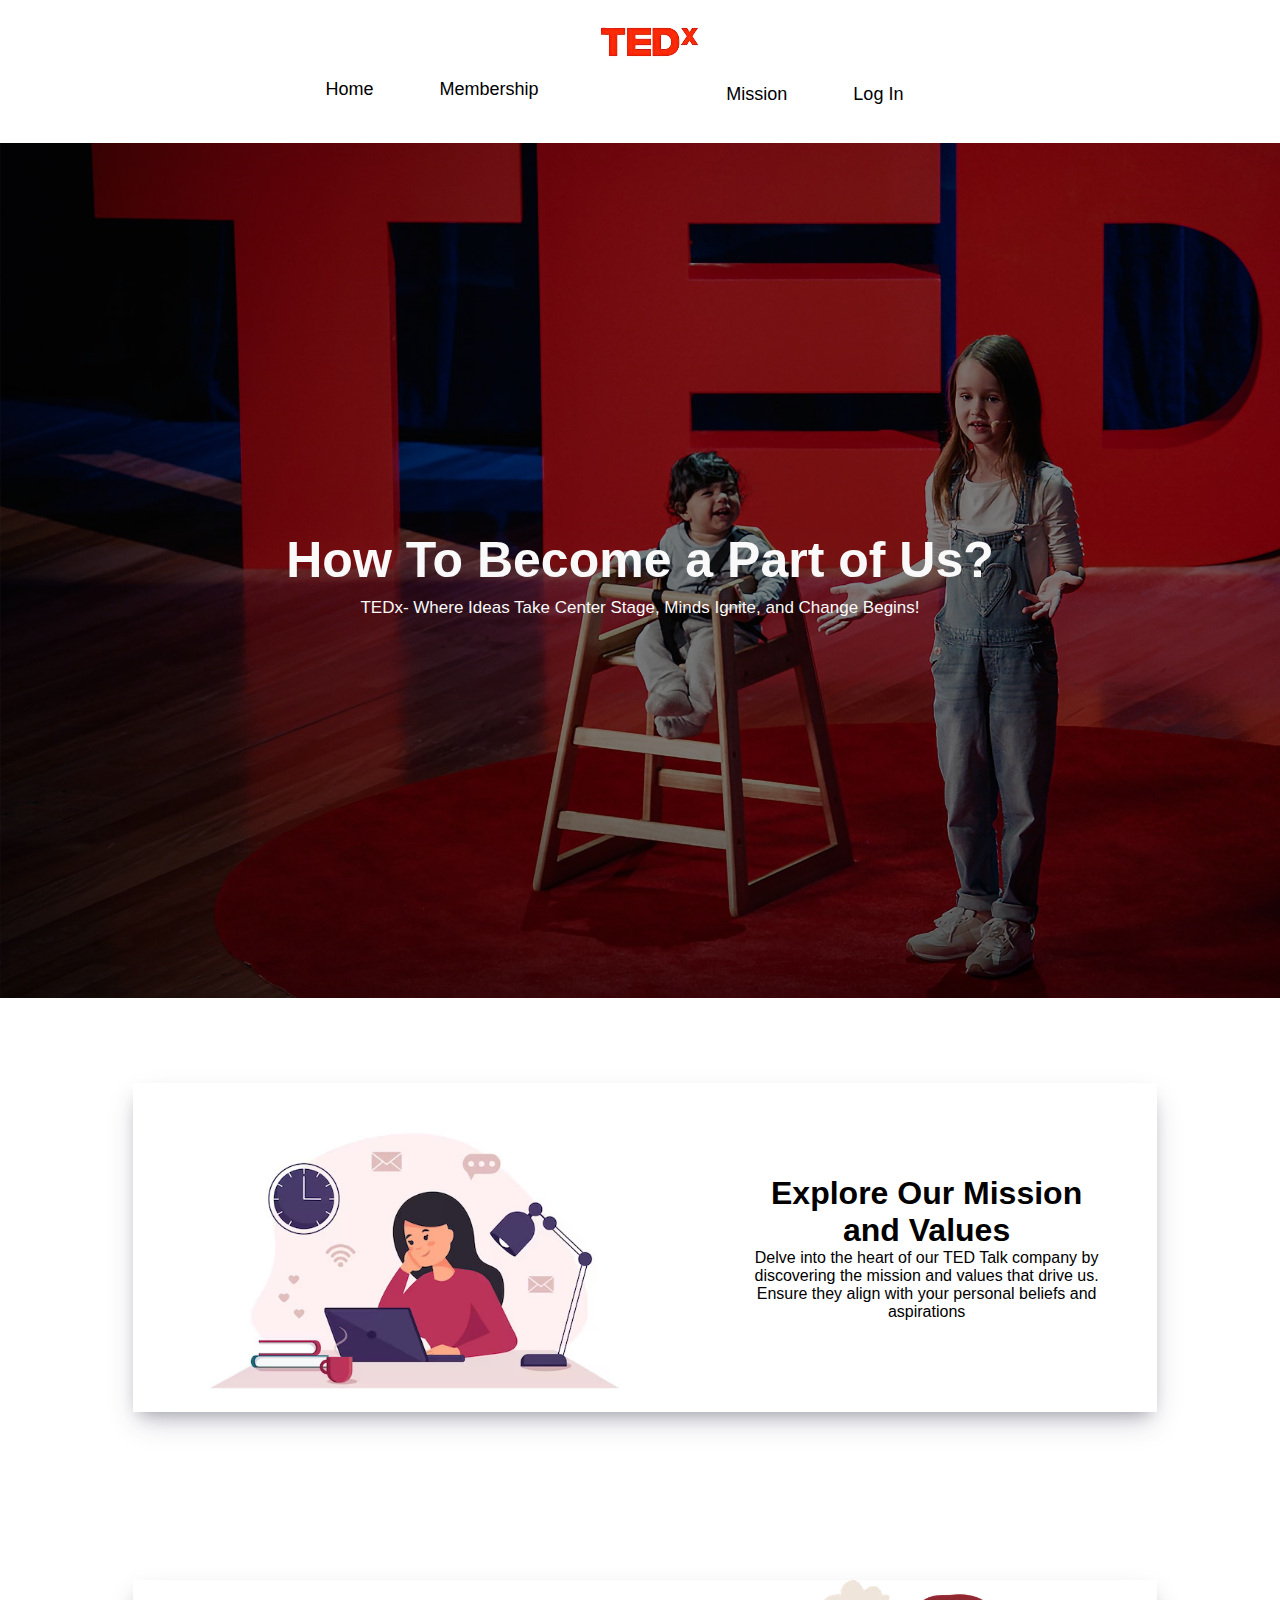
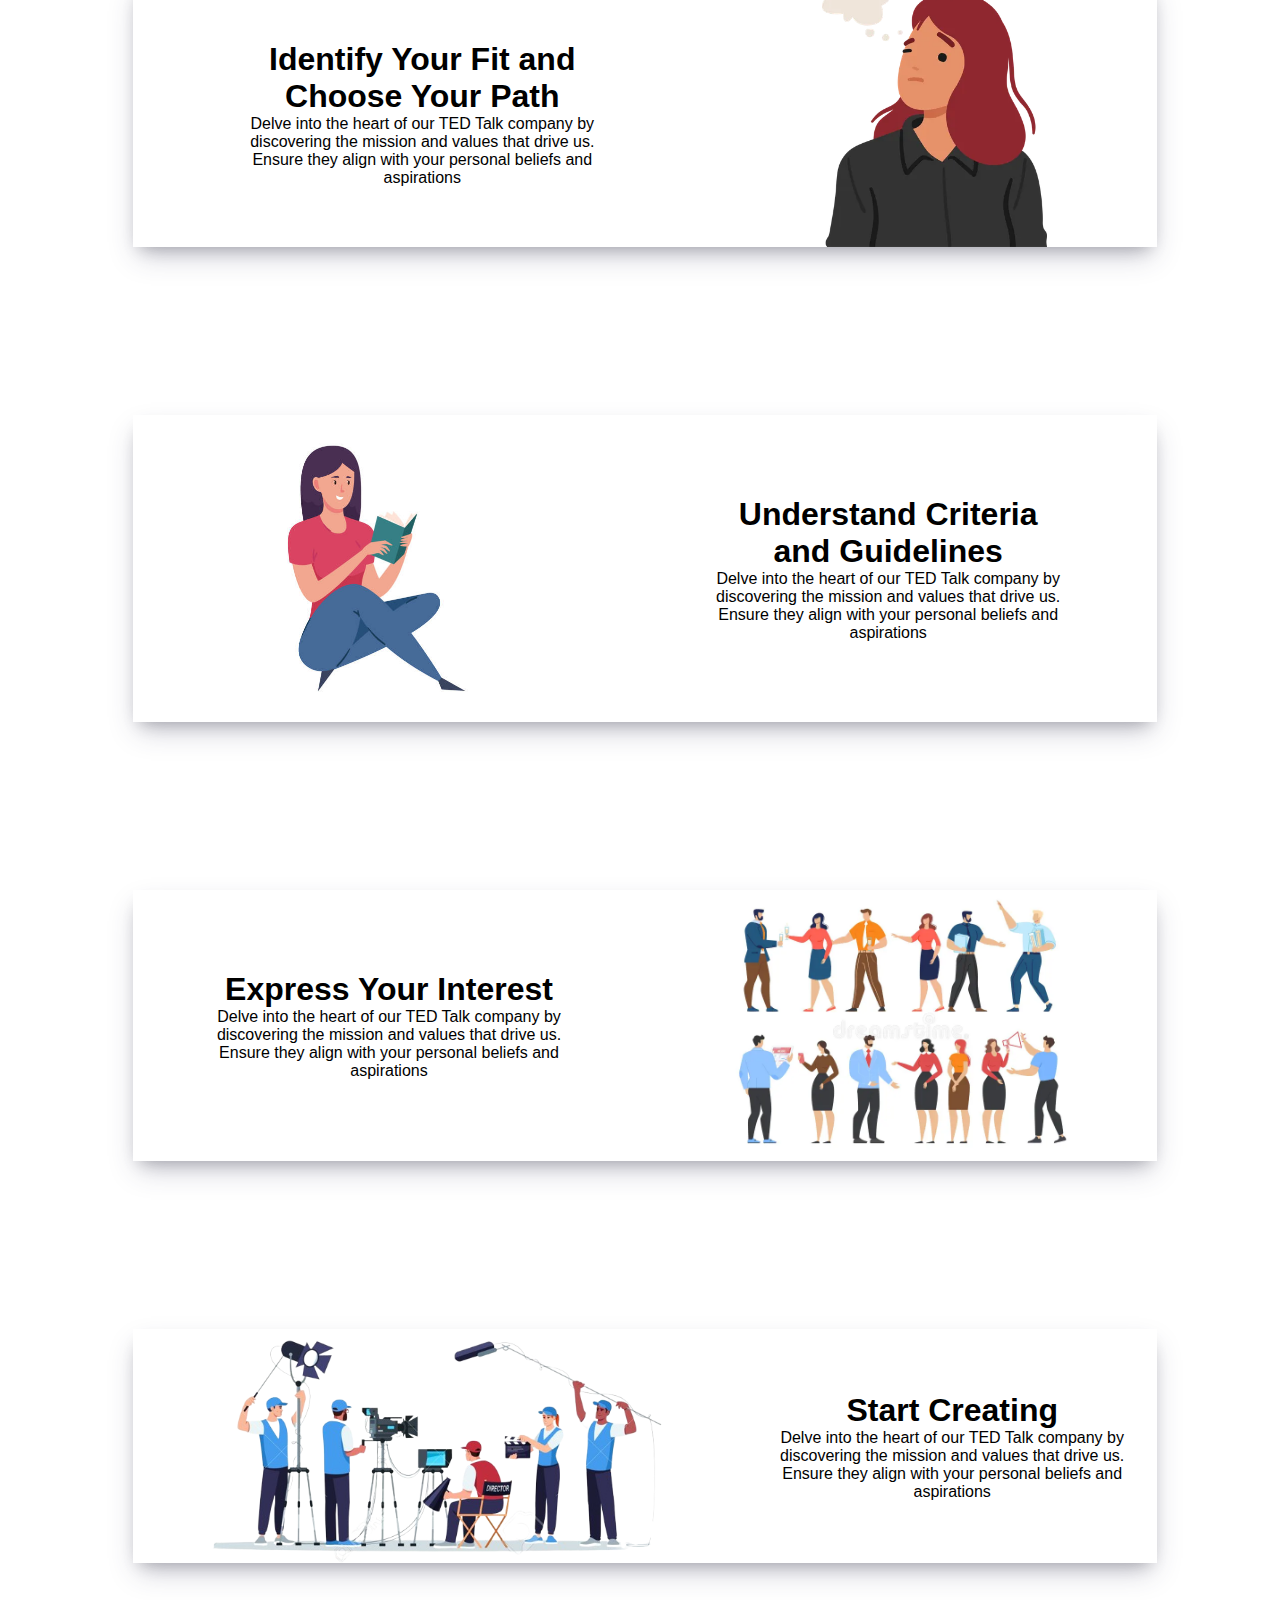
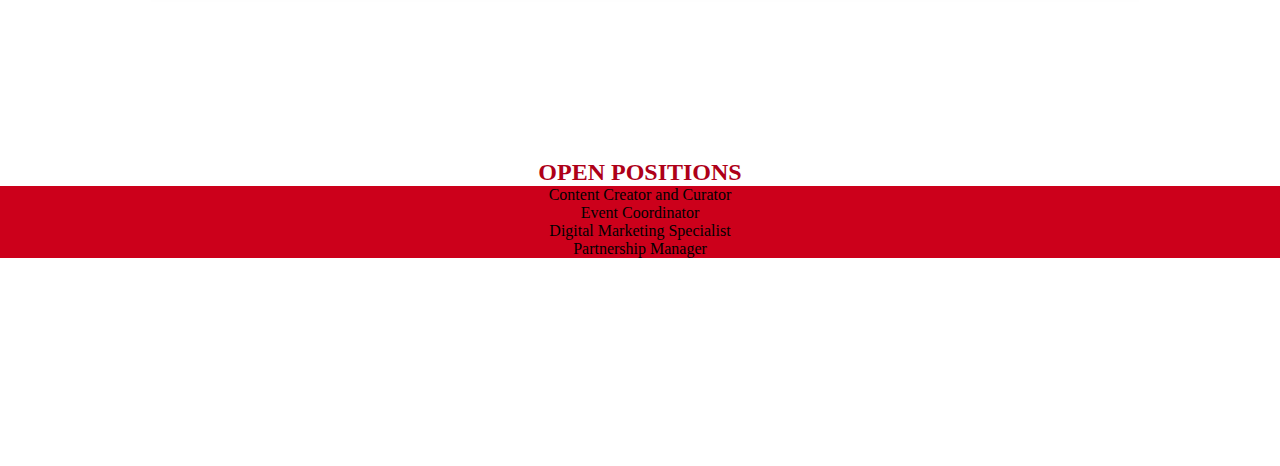
<file: tedx.html>
<!DOCTYPE html>
<html>
    <head>
        <link rel="stylesheet" href="tedx.css">
        <link href="https://cdn.jsdelivr.net/npm/bootstrap@5.3.2/dist/css/bootstrap.min.css" rel="stylesheet" integrity="sha384-T3c6CoIi6uLrA9TneNEoa7RxnatzjcDSCmG1MXxSR1GAsXEV/Dwwykc2MPK8M2HN" crossorigin="anonymous">
        <script src="https://cdn.jsdelivr.net/npm/bootstrap@5.3.2/dist/js/bootstrap.bundle.min.js" integrity="sha384-C6RzsynM9kWDrMNeT87bh95OGNyZPhcTNXj1NW7RuBCsyN/o0jlpcV8Qyq46cDfL" crossorigin="anonymous"></script>
    </head>
    <body>
        <div id="ai"class="logo">
            <a id="ai"class="oki" href="tedx.html"><img class="logo" src="images/ted-removebg-preview (1).png"></a>
        </div>
        <div id="ai"class="menu">
            
            <div id="ai"class="cl1">
              
                    <li id="ai"><a id="ai"class="hi"href="index.html">Home</a></li>
                
           
                    <li id="ai"><a id="ai"class="hi" href="membership.html">Membership</a></li><br>
            </div>
        <div id="ai"class="cl2">
            
            <div id="ai"class="dropdown">
                <li><a class="hi" href="mission.html">Mission</a></li><br>
                <div class="content">
                    
                    <li><a class="hi"href="work.html">Work/Study hard</a></li><br><br><br>
                    <li><a class="hi" href="inspirational.html">Inspirational</a></li><br><br><br>
                    <li><a class="hi" href="makeys.html">Make your self</a></li>
                </div>
            </div>
               
   
            <li><a class="hi" href="login.html">Log In</a></li>
            </div>
        </div>
        <div id="ai" class="main-part">
            <div id="ai"class="opacity">
            <div id="ai" class="main-part-content">
        <h1 id="ai">How To Become a Part of Us?</h1> 
        <p id="ai"id="ai"> TEDx- Where Ideas Take Center Stage, Minds Ignite, and Change Begins!</p>
    </div>
</div>
</div>
<div id="ai"class="all-content">
<div id="ai"class="first-step">
    <img src="images/check-us-2.jpg" alt="">
    <div id="ai"class="text">
    <h1 id="ai">Explore Our Mission and Values</h1>
    <p id="ai">Delve into the heart of our TED Talk company by discovering the mission and values that drive us. Ensure they align with your personal beliefs and aspirations</p>
</div>
</div>
<div id="ai"class="second-step">
    <div id="ai"class="text">
    <h1 id="ai">Identify Your Fit and Choose Your Path</h1>
    <p id="ai">Delve into the heart of our TED Talk company by discovering the mission and values that drive us. Ensure they align with your personal beliefs and aspirations</p>
</div>
<img id="ai"src="images/thinking.jpg" alt="">
</div>
<div id="ai"class="third-step">
    <img id="ai"src="images/istockphoto-1212181192-612x612.jpg" alt="">
    <div id="ai" class="text">
    <h1 id="ai">Understand Criteria and Guidelines</h1>
    <p id="ai">Delve into the heart of our TED Talk company by discovering the mission and values that drive us. Ensure they align with your personal beliefs and aspirations</p>
</div>
</div>
<div id="ai"class="fourth-step">
    <div id="ai"class="text">
    <h1 id="ai">Express Your Interest</h1>
    <p id="ai">Delve into the heart of our TED Talk company by discovering the mission and values that drive us. Ensure they align with your personal beliefs and aspirations</p>
</div>
<img id="ai"src="images/auditions.png" alt="">
</div>
<div id="ai"class="fifth-step">
    <img id="ai"src="images/filimg-removebg-preview (4).png" alt="">
    <div id="ai"class="text">
    <h1 id="ai">Start Creating</h1>
    <p id="ai">Delve into the heart of our TED Talk company by discovering the mission and values that drive us. Ensure they align with your personal beliefs and aspirations</p>
</div>
</div>
</div>

<div id="ai"class="positions">
  <div id="ai"class="container">
    <h2 id="ai">Open positions</h2>
    <div id="ai"class="row mb-4">
      <div id="ai"class="col-sm-6 custom-bg">
        <!-- Content for the first column in the first row -->
        <div id="ai"class="p-3 text-white">Content Creator and Curator</div>
      </div>
      <div id="ai"class="col-sm-6 custom-bg">
        <!-- Content for the second column in the first row -->
        <div id="ai"class="p-3 text-white">Event Coordinator</div>
      </div>
    </div>

    <div id="ai"class="row">
      <div id="ai"class="col-sm-6 custom-bg">
        <!-- Content for the first column in the second row -->
        <div id="ai"class="p-3 text-white">Digital Marketing Specialist</div>
      </div>
      <div id="ai"class="col-sm-6 custom-bg">
        <!-- Content for the second column in the second row -->
        <div id="ai" class="p-3 text-white">Partnership Manager</div>
      </div>
    </div>
  </div>
  </div>
<br>
 
    </body>
    </html>
</file>
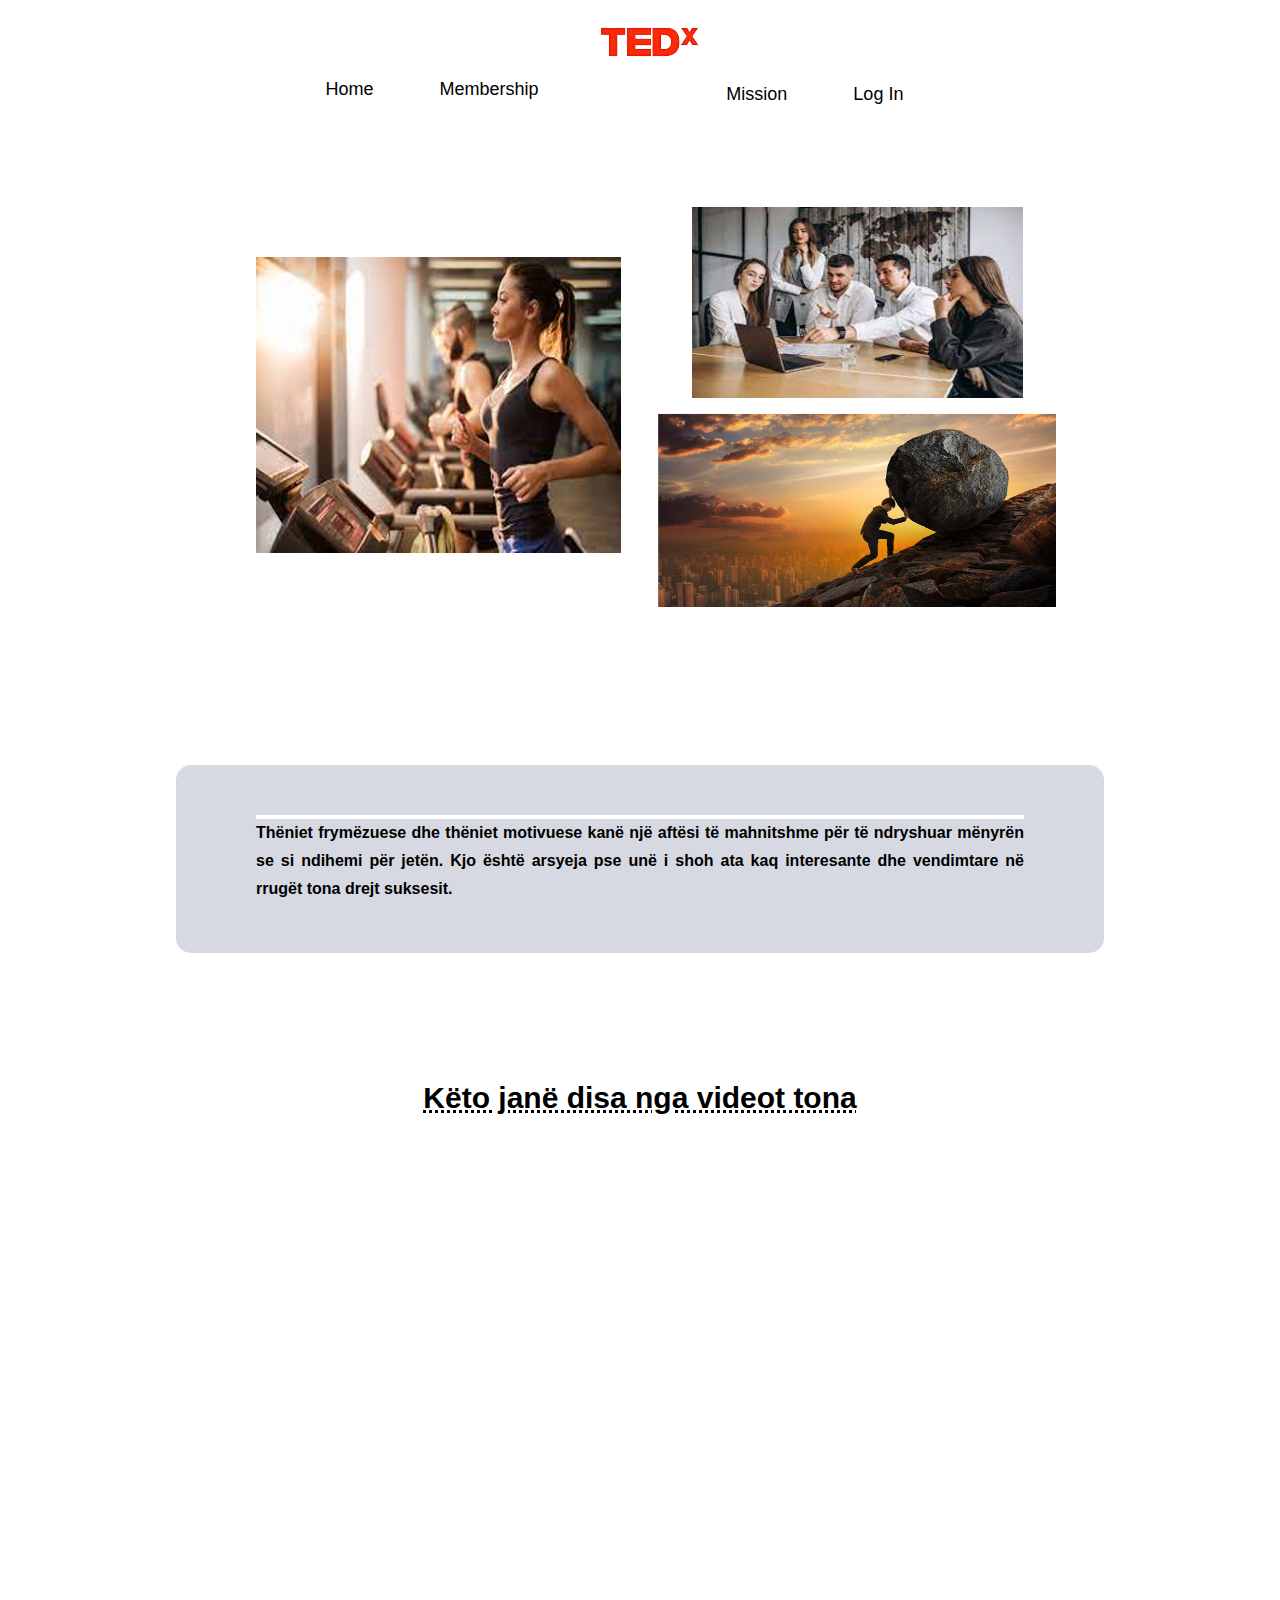
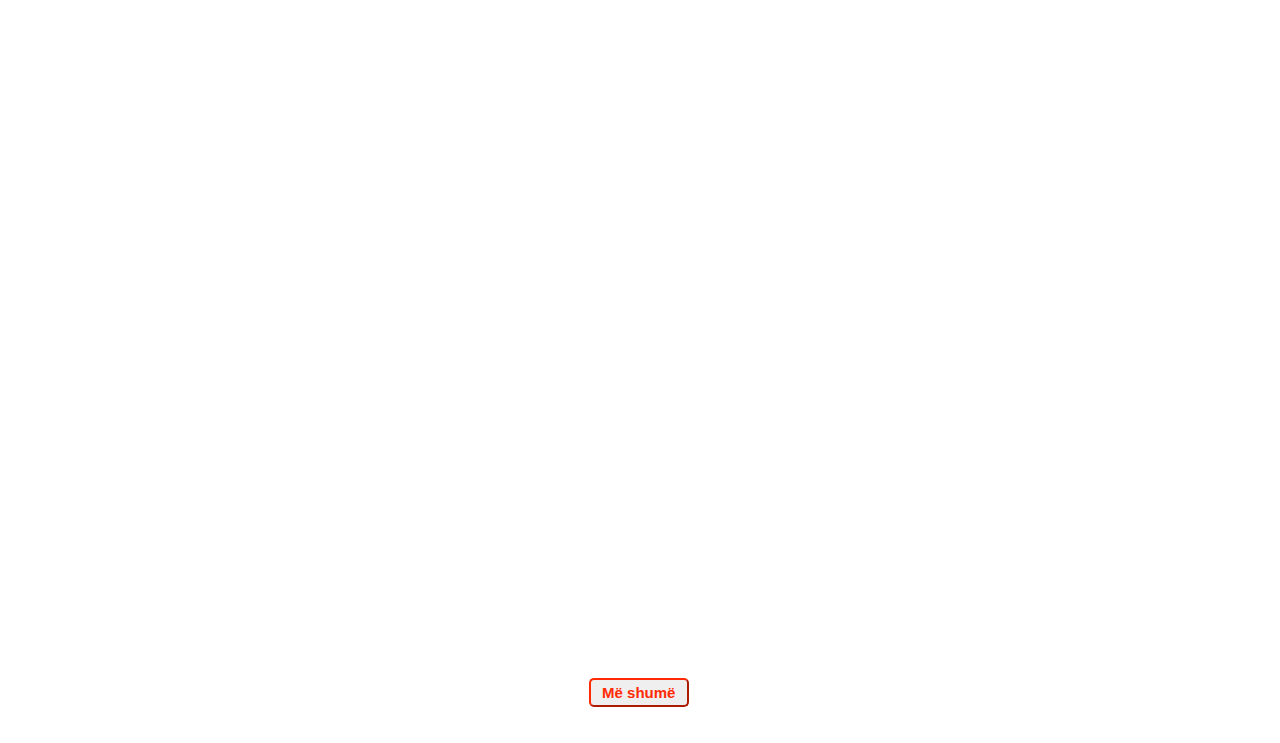
<file: work.html>
<!DOCTYPE html>
<html>
    <head>
        <link rel="stylesheet" href="work.css">

    </head>
    <body>
        <div id="ai"class="logo">
            <a id="ai" class="oki" href="tedx.html"><img class="logo" src="images/ted-removebg-preview (1).png"></a>
        </div>
        <div id="ai"class="menu">
            
            <div id="ai"class="cl1">
              
                    <li id="ai"><a class="hi"href="index.html">Home</a></li>
                
           
                    <li id="ai"><a class="hi" href="membership.html">Membership</a></li><br>
            </div>
        <div id="ai"class="cl2">
            
            <div id="ai"class="dropdown">
                <li id="ai"><a class="hi" href="mission.html">Mission</a></li><br><br>
                <div id="ai"class="content">
                    
                    <li id="ai"><a class="hi"href="work.html">Work/Study hard</a></li><br><br><br>
                    <li id="ai"><a class="hi" href="inspirational.html">Inspirational</a></li><br><br><br>
                    <li id="ai"><a class="hi" href="makeys.html">Make your self</a></li>
                </div>
            </div>
               
   
            <li id="ai"><a class="hi" href="login.html">Log In</a></li>
            </div>
        </div>
        
    <div id="ai"class="img">
        <img id="ai" src="images/work.jpg.png">
    </div>


    <div id="ai"class="testimonial-container">
        <div id="ai"class="progress-bar"></div>
        <div id="ai"class="fas fa-quote-right fa-quote"></div>
        <div id="ai"class="fas fa-quote-left fa-quote"></div>
        <p id="ai"class="testimonial">
          Thëniet frymëzuese dhe thëniet motivuese kanë një aftësi të mahnitshme për të ndryshuar mënyrën se si ndihemi për jetën. Kjo është arsyeja pse unë i shoh ata kaq interesante dhe vendimtare në rrugët tona drejt suksesit.
        </p>
      
        </div>
      </div>
  
    <script src="scriptt.js"></script>
    <h1 id="ai">Këto janë disa nga videot tona</h1><br>
    <div id="ai"class="videos">
        
        <div id="ai"class="video">
            <iframe id="ai"width="560" height="315"  src="https://www.youtube.com/embed/TtrMb2VH9p4" title="YouTube video player" frameborder="0" allow="accelerometer; autoplay; clipboard-write; encrypted-media; gyroscope; picture-in-picture" allowfullscreen></iframe>
        </div>
        <div id="ai"class="video">
            <iframe id="ai"width="560" height="315"  src="https://www.youtube.com/embed/Y6bbMQXQ180" title="YouTube video player" frameborder="0" allow="accelerometer; autoplay; clipboard-write; encrypted-media; gyroscope; picture-in-picture" allowfullscreen></iframe>
        </div>
        <div id="ai"class="video">
            <iframe id="ai"width="560" height="315"  src="https://www.youtube.com/embed/85pFJSlSVOk" title="YouTube video player" frameborder="0" allow="accelerometer; autoplay; clipboard-write; encrypted-media; gyroscope; picture-in-picture" allowfullscreen></iframe>
        </div>
    
    <div id="ai"class="video">
        <iframe id="ai"width="560" height="315"  src="https://www.youtube.com/embed/fLJsdqxnZb0" title="YouTube video player" frameborder="0" allow="accelerometer; autoplay; clipboard-write; encrypted-media; gyroscope; picture-in-picture" allowfullscreen></iframe>
    </div>
    <div id="ai"class="video">
        <iframe id="ai"width="560" height="315"  src="https://www.youtube.com/embed/MmfikLimeQ8" title="YouTube video player" frameborder="0" allow="accelerometer; autoplay; clipboard-write; encrypted-media; gyroscope; picture-in-picture" allowfullscreen></iframe>
    </div>
    <div id="ai"class="video">
       
<iframe id="ai"width="560" height="315"  src="https://www.youtube.com/embed/xp0O2vi8DX4" title="YouTube video player" frameborder="0" allow="accelerometer; autoplay; clipboard-write; encrypted-media; gyroscope; picture-in-picture" allowfullscreen></iframe>
    </div>
</div>
<footer>
    <div id="ai"class="link">
        <a id="ai"href=" https://www.youtube.com/user/TEDxTalks/videos"><button class="button">Më shumë</button></a>
    </div>
</footer><br><br>
    </body>
</file>
<file: style.css>
*{
    padding: 0%;
    margin: 0%;
}
body{
    text-align: center;
}

.logo{
  text-align: center;
    
}
.cl1{
    float: left;
    margin-left: 23%;
    display: inline;
    
}
.cl2{
    float: right;
  margin-right: 27%;
    display: inline;
}
.menu{
    width: 100%;
    display:flex;
    transition: all 0.3s ease-in-out;
    justify-content: space-between;
}

a.hi{
   display: inline; 
    text-decoration: none;
    color: rgb(0, 0, 0);   
  }
  
  a.hi :focus{
      color: white;
  }
  
li{
    display: inline;
    padding: 25px;
    margin: 6px;
    font-size: 18px;
    font-family: Arial, Helvetica, sans-serif;
    transition: all 0.3s ease-in-out;
    
    
}
li:hover{
    background-color: #ff2b06;
border-radius: 60px;
color: white;
}
.dropdown{
  
    position: relative;
    display:inline-table;
   
    margin-top: 2%;
   


}
li a.hi:hover{
    color: white;
}
.dropdown .content li a.hi:hover{
    color: white;
}
.content{
    display: none;
    position: absolute;
   background-color: rgba(240, 248, 255, 0.37); 
   
   height: 155px;
    margin-top: 2%;
    padding: 2%;
    min-width: 210px;
  
  } 

  .dropdown:hover .content{
    display: block;
    margin-top: 15px;
  }
  

.div1{
    width: 100%;
}
.bcimg{
    margin-top: 5%;
  margin-left: auto;
  margin-right: auto;
 
    width: 800px;
    height: 450px;
 
    
}


main{
    display: flex;
    
    flex-wrap: wrap;
    justify-content: center;
}
.movie{
    width: 300px;
    margin: 1rem;
    border-radius: 3px;
    box-shadow: rgba(0, 0, 0, 0.25) 0px 54px 55px, rgba(0, 0, 0, 0.12) 0px -12px 30px, rgba(0, 0, 0, 0.12) 0px 4px 6px, rgba(0, 0, 0, 0.17) 0px 12px 13px, rgba(0, 0, 0, 0.09) 0px -3px 5px;
    position: relative;
    overflow: hidden;
    margin-top: 12%;
    background-color: rgb(255, 255, 255);
    color: black;

}
.movie img{
    width: 100%;
}
.movie-info{
    color: #eee;
    display: flex;
    align-items: center;
    justify-content: space-between;
    padding: 0.5rem 1rem 1rem;
    letter-spacing: 0.5px;

}
.movie-info h3{
    margin-top: 0;
    color: black;
    font-size: 23px;
    text-align: center;
    font-family: system-ui;
    font-weight: bold;
}
.overview{
    position: absolute;
    left: 0;
    right: 0;
    bottom: 0;
    background-color: #fff;
    color: black;
    font-size: 17px;
    letter-spacing: 0.5px;
    font-family: inherit;
    padding: 1rem;
    max-width: 100%;
    transform: translateY(101%);
    transition: transform 0.3s ease-in;
}

    .movie:hover .overview{
        transform: translateY(0);
    }


.picture{
    width: 27%;
   
    margin-left: auto;
    margin-right: auto ;
   
}
.picture img{
    width: 550px;
    height: 250px;
    margin-top: 14%;
}
.pic1{
    margin: auto;
}
@media (min-device-width: 320px) and (max-device-width: 720px){

    *{
        padding: 0%;
        margin: 0%;
    }
    
    .logo{
       
        justify-content: center;
    }
    .cl1{
        float: left;
        margin-left: 15%;
        
    }
    .cl2{
        float: right;
        margin-right: 16%;
        margin-top: 0%;
    }
    .menu{
        width: 100%;
        margin-top: -3%;
        
        transition: all 0.3s ease-in-out;
        justify-content: space-between;
    }
    
    a.hi{
    
        text-decoration: none;
        color: rgb(0, 0, 0);   
      }
      a.hi :hover{
      background-color: #ff2b06;;
      }
      
    li{
        display: inline;
        padding: 25px;
        margin: 6px;
        font-size: 18px;
        font-family: Arial, Helvetica, sans-serif;
        transition: all 0.3s ease-in-out;
        
        
    }
    li:hover{
        background-color: #ff2b06;
        border-radius:4px ;
    
    }
    .dropdown{
        position: relative;
        display: inline-block;
        float: right;
       
      }
    
    .content{
        display: none;
        position: absolute;
        padding: 2%;
        min-width: 220px;
    
    } 
    .content a :hover{
        color: black;
        
       
    }
    .dropdown:hover .content{
        display: block;
        margin-top: 30px;
        
    }
    .bcimg img{
        margin-top: 9%;
       
        
        width: 800px;
        height: 450px;
        
    }
    main{
        display: flex;
        flex-wrap: wrap;
        justify-content: center;
    }
    .movie{
        width: 250px;
        margin: 1rem;
        border-radius: 3px;
        box-shadow: rgba(0, 0, 0, 0.25) 0px 54px 55px, rgba(0, 0, 0, 0.12) 0px -12px 30px, rgba(0, 0, 0, 0.12) 0px 4px 6px, rgba(0, 0, 0, 0.17) 0px 12px 13px, rgba(0, 0, 0, 0.09) 0px -3px 5px;
        position: relative;
        overflow: hidden;
        margin-top: 22%;
        background-color: rgb(255, 255, 255);
        color: black;
    
    }
    .movie img{
        width: 100%;
    }
    .movie-info{
        color: #eee;
        display: flex;
        align-items: center;
        justify-content: space-between;
        padding: 0.5rem 1rem 1rem;
        letter-spacing: 0.5px;
    
    }
    .movie-info h3{
        margin-top: 0;
        color: black;
        font-size: 23px;
        text-align: center;
        font-family: system-ui;
        font-weight: bold;
    }
    .overview{
        position: absolute;
        left: 0;
        right: 0;
        bottom: 0;
        background-color: #fff;
        color: black;
        font-size: 17px;
        letter-spacing: 0.5px;
        font-family: inherit;
        padding: 1rem;
        max-width: 100%;
        transform: translateY(101%);
        transition: transform 0.3s ease-in;
    }
    
        .movie:hover .overview{
            transform: translateY(0);
        }
    
    
    .picture{
        width: 800px;
        height: 300px;
        margin-left: 10%;
        margin-right: auto;
        margin-top: 9%;
    
    }
    .picture img{
        width: 650px;
        height: 300px;
        margin-top: 15%;
    }

}   

@media (min-device-width: 760px) and (max-device-width: 1200px){
   
    *{
        padding: 0%;
        margin: 0%;
    }
    
    .logo{
       justify-content: center;
        
    }
    .cl1{
        float: left;
        margin-left: 15%;
        
    }
    .cl2{
        float: right;
        margin-right: 18%;
        margin-top: 0%;
    }
    .menu{
        width: 100%;
        margin-top:-2%;
        
        transition: all 0.3s ease-in-out;
        justify-content: space-between;
    }
    
    a.hi{
    
        text-decoration: none;
        color: rgb(0, 0, 0);   
      }
      a.hi :hover{
      background-color: #ff2b06;;
      }
      
    li{
        display: inline;
        padding: 25px;
        margin: 6px;
        font-size: 18px;
        font-family: Arial, Helvetica, sans-serif;
        transition: all 0.3s ease-in-out;
        
        
    }
    li:hover{
        background-color: #ff2b06;
        border-radius:4px ;
    
    }
   .dropdown{
  position: relative;
  display: inline-block;
  float: right;
 
}
    
    .content{
        display: none;
        position: absolute;
        padding: 2%;
        min-width: 220px;
    
    } 
    .content a :hover{
        color: black;
        
       
    }
    .dropdown:hover .content{
        display: block;
        margin-top: 30px;
        
    }
    .bcimg img{
        margin-top: 9%;
        margin-left: -2%;
        
        width: 800px;
        height: 450px;
        
    }
    main{
        display: flex;
        flex-wrap: wrap;
        justify-content: center;
    }
    .movie{
        width: 250px;
        margin: 1rem;
        border-radius: 3px;
        box-shadow: rgba(0, 0, 0, 0.25) 0px 54px 55px, rgba(0, 0, 0, 0.12) 0px -12px 30px, rgba(0, 0, 0, 0.12) 0px 4px 6px, rgba(0, 0, 0, 0.17) 0px 12px 13px, rgba(0, 0, 0, 0.09) 0px -3px 5px;
        position: relative;
        overflow: hidden;
        margin-top: 22%;
        background-color: rgb(255, 255, 255);
        color: black;
    
    }
    .movie img{
        width: 100%;
    }
    .movie-info{
        color: #eee;
        display: flex;
        align-items: center;
        justify-content: space-between;
        padding: 0.5rem 1rem 1rem;
        letter-spacing: 0.5px;
    
    }
    .movie-info h3{
        margin-top: 0;
        color: black;
        font-size: 23px;
        text-align: center;
        font-family: system-ui;
        font-weight: bold;
    }
    .overview{
        position: absolute;
        left: 0;
        right: 0;
        bottom: 0;
        background-color: #fff;
        color: black;
        font-size: 17px;
        letter-spacing: 0.5px;
        font-family: inherit;
        padding: 1rem;
        max-width: 100%;
        transform: translateY(101%);
        transition: transform 0.3s ease-in;
    }
    
        .movie:hover .overview{
            transform: translateY(0);
        }
    
    
    .picture{
        width: 800px;
        height: 300px;
       
       margin-left: 2%;
        margin-top: 9%;
    
    }
    .picture img{
        width: 650px;
        height: 300px;
        
        margin-left: 20%;
        margin-top: 9%;
    }
}
</file>
<file: inspirational.css>
*{
  padding: 0%;
  margin: 0%;
}

.logo{
 text-align: center;
  
}
.cl1{
    
  float: left;
  margin-left: 23%;
  display: inline;
  
}
.cl2{
  float: right;
margin-right: 27%;
  display: inline;
}
.menu{
  width: 100%;
 
  
  transition: all 0.3s ease-in-out;
  justify-content: space-between;
}

a.hi{
 display: inline; 
  text-decoration: none;
  color: rgb(0, 0, 0);   
}

a.hi :focus{
    color: white;
}

li{
  display: inline;
  padding: 25px;
  margin: 6px;
  font-size: 18px;
  font-family: Arial, Helvetica, sans-serif;
  transition: all 0.3s ease-in-out;
  
  
}
li:hover{
  background-color: #ff2b06;
border-radius: 60px;
color: white;
}
.dropdown{

  position: relative;
  display:inline-table;
  
  margin-top: 2%;
 


}
li a.hi:hover{
  color: white;
}
.dropdown .content li a.hi:hover{
  color: white;
}
.content{
  display: none;
  position: absolute;
 background-color: rgba(240, 248, 255, 0.37); 
 
 height: 155px;
  margin-top: 2%;
  padding: 2%;
  min-width: 210px;

} 

.dropdown:hover .content{
  display: block;
  margin-top: 15px;
}
.img{
  width: 60%;
  margin-top: 10%;
 margin-right: auto;
 margin-left: auto;
  
   
}

.img img{
 width: 800px;
 height: 400px;
 
}






@import url('https://fonts.googleapis.com/css?family=Montserrat');



.testimonial-container {
  background-color: #d6d9e2;
  color: rgb(0, 0, 0);
  border-radius: 15px;
  font-family:sans-serif;
  margin: 20px auto;
  margin-top: 12%;
  padding: 50px 80px;
  max-width: 768px;
  font-weight: bold;
  position: relative;
}

.fa-quote {
  color: rgb(0, 0, 0);
  font-size: 28px;
  position: absolute;
  top: 70px;
}

.fa-quote-right {
  left: 40px;
}

.fa-quote-left {
  right: 40px;
}

.testimonial {
  line-height: 28px;
  text-align: justify;
}

.user {
  display: flex;
  align-items: center;
  justify-content: center;
}

.user .user-image {
  border-radius: 50%;
  height: 75px;
  width: 75px;
  object-fit: cover;
}

.user .user-details {
  margin-left: 10px;
}

.user .username {
  margin: 0;
}

.user .role {
  font-weight: normal;
  margin: 10px 0;
}

.progress-bar {
  background-color: #fff;
  height: 4px;
  width: 100%;
  animation: grow 10s linear infinite;
  transform-origin: left;
}



.videos{
  display: flex;
  align-items: center;
  justify-content: center;
  margin-left: auto;
  margin-right: auto;
  margin-top: 10%;
  flex-wrap: wrap;
  max-width: 100%;
}

iframe{
  object-fit: cover;
  margin: 10px;
  
  
  max-width: 100%;
 
}
h1{
  text-align: center;
  margin-top:10%;
  text-decoration: black underline dotted;
 
  font-size: 30px;
  font-family: Arial, Helvetica, sans-serif;
  font-weight: bold;
  
}
.button {
  
  font-size: 15px;
  font-family:sans-serif;
 padding: 4px;
 border-radius: 5px;
  width: 100px;
border: 2px 2px 2px 2px solid  #ff2a05;
border-color:#ff2a05 ;
  color: #ff2a05;
  font-weight:600;
  
}
.button:hover{
  background-color:#ff2a05 ;
  color: #DDDDDD;
}


 
.link{
  margin-left: auto;
  margin-right: auto;
 width: 8%;
}


 
@media (min-device-width: 320px) and (max-device-width: 720px){
  *{
    padding: 0%;
    margin: 0%;
}

.logo{
   text-align: center;
    
}
.cl1{
    float: left;
    margin-left: 16%;
    
}
.cl2{
    float: right;
    margin-right: 18%;
    margin-top: 0%;
}
.menu{
    width: 100%;
    margin-top: -2%;
    
    transition: all 0.3s ease-in-out;
    justify-content: space-between;
}

a.hi{
    
  text-decoration: none;
  color: rgb(0, 0, 0);   
}
a.hi :hover{
background-color: #ff2b06;;
}

li{
    display: inline;
    padding: 25px;
    margin: 6px;
    font-size: 18px;
    font-family: Arial, Helvetica, sans-serif;
    transition: all 0.3s ease-in-out;
    
    
}
li:hover{
    background-color: #ff2b06;
    border-radius:4px ;

}
.dropdown{
  position: relative;
  display: inline-block;
  float: left;
 
}

.content{
  display: none;
  position: absolute;
 background-color: rgba(240, 248, 255, 0.37); 
 
 height: 155px;
  margin-top: 2%;
  padding: 2%;
  min-width: 210px;

} 
.content a :hover{
    color: black;
   
}
.dropdown:hover .content{
    display: block;
    margin-top: 15px;
}
.img{
    width: 500px;
    height: 300px;
    margin-left: 10%;
    margin-top: 9%;
    
}
.img img{
    width: 800px;
    height: 400px;
}






@import url('https://fonts.googleapis.com/css?family=Montserrat');



.testimonial-container {
  background-color: #d6d9e2;
  color: rgb(0, 0, 0);
  border-radius: 15px;
  margin: 20px auto;
  margin-top: 20%;
  padding: 50px 80px;
  max-width: 768px;
  font-weight: bold;
  position: relative;
}

.fa-quote {
  color: rgb(0, 0, 0);
  font-size: 28px;
  position: absolute;
  top: 70px;
}

.fa-quote-right {
  left: 40px;
}

.fa-quote-left {
  right: 40px;
}

.testimonial {
  line-height: 28px;
  text-align: justify;
}

.user {
  display: flex;
  align-items: center;
  justify-content: center;
}

.user .user-image {
  border-radius: 50%;
  height: 75px;
  width: 75px;
  object-fit: cover;
}

.user .user-details {
  margin-left: 10px;
}

.user .username {
  margin: 0;
}

.user .role {
  font-weight: normal;
  margin: 10px 0;
}

.progress-bar {
  background-color: #fff;
  height: 4px;
  width: 100%;
  animation: grow 10s linear infinite;
  transform-origin: left;
}


.videos{
  display: flex;
  align-items: center;
  justify-content: center;
  margin-left: auto;
  margin-right: auto;
  margin-top: 10%;
  flex-wrap: wrap;
  max-width: 1000px;
}

iframe{
  object-fit: cover;
  margin: 10px;
  height: 300px;
  width: 300px;
  max-width: 100%;
 
}
h1{
  text-align: center;
  margin-top:10%;
  text-decoration: black underline dotted;
 
  font-size: 30px;
  font-family: Arial, Helvetica, sans-serif;
  font-weight: bold;
  
}





.button {
  background-color: rgba(0, 0, 0, 0.336);
  font-size: 15px;
  font-family: 'Courier New', Courier, monospace;
 
 
  width: 100px;

  color: white;
  font-weight: bold;
  


}
.link{
margin-left: auto;
margin-right: auto;
width: 6%;
}
}

@media (min-device-width: 760px) and (max-device-width: 1200px){
  *{
    padding: 0%;
    margin: 0%;
}

.logo{
   text-align: center;
    
}
.cl1{
    float: left;
    margin-left: 16%;
    
}
.cl2{
    float: right;
    margin-right: 18%;
    margin-top: 0%;
}
.menu{
    width: 100%;
    margin-top: -2%;
    
    transition: all 0.3s ease-in-out;
    justify-content: space-between;
}

a.hi{
    
  text-decoration: none;
  color: rgb(0, 0, 0);   
}
a.hi :hover{
background-color: #ff2b06;;
}

li{
    display: inline;
    padding: 25px;
    margin: 6px;
    font-size: 18px;
    font-family: Arial, Helvetica, sans-serif;
    transition: all 0.3s ease-in-out;
    
    
}
li:hover{
    background-color: #ff2b06;
    border-radius:4px ;

}
.dropdown{
  position: relative;
  display: inline-block;
  float: left;
 
}

.content{
    display: none;
    position: absolute;
    padding: 2%;
    min-width: 220px;

} 
.content a :hover{
    color: black;
   
}
.dropdown:hover .content{
    display: block;
    margin-top: 15px;
}
.img{
    width: 500px;
    height: 300px;
    margin-left: 10%;
    margin-top: 9%;
    
}
.img img{
    width: 800px;
    height: 400px;
}






@import url('https://fonts.googleapis.com/css?family=Montserrat');



.testimonial-container {
  background-color: #d6d9e2;
  color: rgb(0, 0, 0);
  border-radius: 15px;
  margin: 20px auto;
  margin-top: 20%;
  padding: 50px 80px;
  max-width: 768px;
  font-weight: bold;
  position: relative;
}

.fa-quote {
  color: rgb(0, 0, 0);
  font-size: 28px;
  position: absolute;
  top: 70px;
}

.fa-quote-right {
  left: 40px;
}

.fa-quote-left {
  right: 40px;
}

.testimonial {
  line-height: 28px;
  text-align: justify;
}

.user {
  display: flex;
  align-items: center;
  justify-content: center;
}

.user .user-image {
  border-radius: 50%;
  height: 75px;
  width: 75px;
  object-fit: cover;
}

.user .user-details {
  margin-left: 10px;
}

.user .username {
  margin: 0;
}

.user .role {
  font-weight: normal;
  margin: 10px 0;
}

.progress-bar {
  background-color: #fff;
  height: 4px;
  width: 100%;
  animation: grow 10s linear infinite;
  transform-origin: left;
}


.videos{
  display: flex;
  align-items: center;
  justify-content: center;
  margin-left: auto;
  margin-right: auto;
  margin-top: 10%;
  flex-wrap: wrap;
  max-width: 1000px;
}

iframe{
  object-fit: cover;
  margin: 10px;
  height: 300px;
  width: 300px;
  max-width: 100%;
 
}
h1{
  text-align: center;
  margin-top:10%;
  text-decoration: black underline dotted;
 
  font-size: 30px;
  font-family: Arial, Helvetica, sans-serif;
  font-weight: bold;
  
}
.button {
  background-color: rgba(0, 0, 0, 0.336);
  font-size: 15px;
  font-family: 'Courier New', Courier, monospace;
 
 
  width: 150px;

  color: white;
  font-weight: bold;
  
}
.link{
  margin-left: auto;
  margin-right: auto;
  width: 13%;
} 
}
</file>
<file: makeys.css>
*{
    padding: 0%;
    margin: 0%;
}

.logo{
 text-align: center;
    
}
.cl1{
    
  float: left;
  margin-left: 23%;
  display: inline;
  
}
.cl2{
  float: right;
margin-right: 27%;
  display: inline;
}
.menu{
  width: 100%;
 
  
  transition: all 0.3s ease-in-out;
  justify-content: space-between;
}

a.hi{
 display: inline; 
  text-decoration: none;
  color: rgb(0, 0, 0);   
}

a.hi :focus{
    color: white;
}

li{
  display: inline;
  padding: 25px;
  margin: 6px;
  font-size: 18px;
  font-family: Arial, Helvetica, sans-serif;
  transition: all 0.3s ease-in-out;
  
  
}
li:hover{
  background-color: #ff2b06;
border-radius: 60px;
color: white;
}
.dropdown{

  position: relative;
  display:inline-table;
  
  margin-top: 2%;
 


}
li a.hi:hover{
  color: white;
}
.dropdown .content li a.hi:hover{
  color: white;
}
.content{
  display: none;
  position: absolute;
 background-color: rgba(240, 248, 255, 0.37); 
 
 height: 155px;
  margin-top: 2%;
  padding: 2%;
  min-width: 210px;

} 

.dropdown:hover .content{
  display: block;
  margin-top: 15px;
}
.img{
   width: 60%;
   margin-top: 10%;
  margin-right: auto;
  margin-left: auto;
   
    
}

.img img{
  width: 800px;
  height: 400px;
}






@import url('https://fonts.googleapis.com/css?family=Montserrat');



.testimonial-container {
  background-color: #d6d9e2;
  color: rgb(0, 0, 0);
  border-radius: 15px;
  font-family:sans-serif;
  margin: 20px auto;
  margin-top: 12%;
  padding: 50px 80px;
  max-width: 768px;
  font-weight: bold;
  position: relative;
}

.fa-quote {
  color: rgb(0, 0, 0);
  font-size: 28px;
  position: absolute;
  top: 70px;
}

.fa-quote-right {
  left: 40px;
}

.fa-quote-left {
  right: 40px;
}

.testimonial {
  line-height: 28px;
  text-align: justify;
}

.user {
  display: flex;
  align-items: center;
  justify-content: center;
}

.user .user-image {
  border-radius: 50%;
  height: 75px;
  width: 75px;
  object-fit: cover;
}

.user .user-details {
  margin-left: 10px;
}

.user .username {
  margin: 0;
}

.user .role {
  font-weight: normal;
  margin: 10px 0;
}

.progress-bar {
  background-color: #fff;
  height: 4px;
  width: 100%;
  animation: grow 10s linear infinite;
  transform-origin: left;
}





  .fa-quote {
    display: none;
  }

.videos{
  display: flex;
  align-items: center;
  justify-content: center;
  margin-left: auto;
  margin-right: auto;
  margin-top: 10%;
  flex-wrap: wrap;
  max-width: 100%;
}

iframe{
  object-fit: cover;
  margin: 10px;
  
  
  max-width: 100%;
 
}
h1{
  text-align: center;
  margin-top:10%;
  text-decoration: black underline dotted;
 
  font-size: 30px;
  font-family: Arial, Helvetica, sans-serif;
  font-weight: bold;
  
}
.button {
  
  font-size: 15px;
  font-family:sans-serif;
 padding: 4px;
 border-radius: 5px;
  width: 100px;
border: 2px 2px 2px 2px solid  #ff2a05;
border-color:#ff2a05 ;
  color: #ff2a05;
  font-weight:600;
  
}
.button:hover{
  background-color:#ff2a05 ;
  color: #DDDDDD;
}


 
.link{
  margin-left: auto;
  margin-right: auto;
 width: 8%;
}

@media (min-device-width: 320px) and (max-device-width: 720px){
  *{
    padding: 0%;
    margin: 0%;
}

.logo{
   text-align: center;
    
}
.cl1{
    float: left;
    margin-left: 15%;
    
}
.cl2{
    float: right;
    margin-right: 18%;
    margin-top: 0%;
}
.menu{
    width: 100%;
    margin-top: -2%;
    
    transition: all 0.3s ease-in-out;
    justify-content: space-between;
}

a.hi{
    
  text-decoration: none;
  color: rgb(0, 0, 0);   
}
a.hi :hover{
background-color: #ff2b06;;
}

li{
    display: inline;
    padding: 25px;
    margin: 6px;
    font-size: 18px;
    font-family: Arial, Helvetica, sans-serif;
    transition: all 0.3s ease-in-out;
    
    
}
li:hover{
    background-color: #ff2b06;
    border-radius:4px ;

}
.dropdown{
    position: relative;
    display: inline-block;
    float: left;
   
}

.content{
  display: none;
  position: absolute;
 background-color: rgba(240, 248, 255, 0.37); 
 
 height: 155px;
  margin-top: 2%;
  padding: 2%;
  min-width: 210px;

} 
.content a :hover{
    color: black;
   
}
.dropdown:hover .content{
    display: block;
    margin-top: 15px;
}
.img{
    width: 500px;
    height: 300px;
    margin-left: 10%;
    margin-top: 9%;
    
}
.img img{
    width: 800px;
    height: 400px;
}






@import url('https://fonts.googleapis.com/css?family=Montserrat');



.testimonial-container {
  background-color: #d6d9e2;
  color: rgb(0, 0, 0);
  border-radius: 15px;
  margin: 20px auto;
  margin-top: 20%;
  padding: 50px 80px;
  max-width: 768px;
  font-weight: bold;
  position: relative;
}

.fa-quote {
  color: rgb(0, 0, 0);
  font-size: 28px;
  position: absolute;
  top: 70px;
}

.fa-quote-right {
  left: 40px;
}

.fa-quote-left {
  right: 40px;
}

.testimonial {
  line-height: 28px;
  text-align: justify;
}

.user {
  display: flex;
  align-items: center;
  justify-content: center;
}

.user .user-image {
  border-radius: 50%;
  height: 75px;
  width: 75px;
  object-fit: cover;
}

.user .user-details {
  margin-left: 10px;
}

.user .username {
  margin: 0;
}

.user .role {
  font-weight: normal;
  margin: 10px 0;
}

.progress-bar {
  background-color: #fff;
  height: 4px;
  width: 100%;
  animation: grow 10s linear infinite;
  transform-origin: left;
}




.videos{
  display: flex;
  align-items: center;
  justify-content: center;
  margin-left: auto;
  margin-right: auto;
  margin-top: 10%;
  flex-wrap: wrap;
  max-width: 1000px;
}

iframe{
  object-fit: cover;
  margin: 10px;
  height: 300px;
  width: 300px;
  max-width: 100%;
 
}
h1{
  text-align: center;
  margin-top:10%;
  text-decoration: black underline dotted;
 
  font-size: 30px;
  font-family: Arial, Helvetica, sans-serif;
  font-weight: bold;
  
}
.button {
  background-color: rgba(0, 0, 0, 0.336);
  font-size: 15px;
  font-family: 'Courier New', Courier, monospace;
 
 
  width: 100px;

  color: white;
  font-weight: bold;
  
}


 
.link{
  margin-left: auto;
  margin-right: auto;
 width: 6%;
}
}
@media (min-device-width: 760px) and (max-device-width: 1200px){
  *{
    padding: 0%;
    margin: 0%;
}

.logo{
   text-align: center;
    
}
.cl1{
    float: left;
    margin-left: 15%;
    
}
.cl2{
    float: right;
    margin-right: 18%;
    margin-top: 0%;
}
.menu{
    width: 100%;
    margin-top: -2%;
    
    transition: all 0.3s ease-in-out;
    justify-content: space-between;
}

a.hi{
    
  text-decoration: none;
  color: rgb(0, 0, 0);   
}
a.hi :hover{
background-color: #ff2b06;;
}

li{
    display: inline;
    padding: 25px;
    margin: 6px;
    font-size: 18px;
    font-family: Arial, Helvetica, sans-serif;
    transition: all 0.3s ease-in-out;
    
    
}
li:hover{
    background-color: #ff2b06;
    border-radius:4px ;

}
.dropdown{
    position: relative;
    display: inline-block;
    float: left;
   
}

.content{
  display: none;
  position: absolute;
 background-color: rgba(240, 248, 255, 0.37); 
 
 height: 155px;
  margin-top: 2%;
  padding: 2%;
  min-width: 210px;

} 
.content a :hover{
    color: black;
   
}
.dropdown:hover .content{
    display: block;
    margin-top: 15px;
}
.img{
    width: 500px;
    height: 300px;
    margin-left: 10%;
    margin-top: 9%;
    
}
.img img{
    width: 800px;
    height: 400px;
}






@import url('https://fonts.googleapis.com/css?family=Montserrat');



.testimonial-container {
  background-color: #d6d9e2;
  color: rgb(0, 0, 0);
  border-radius: 15px;
  margin: 20px auto;
  margin-top: 20%;
  padding: 50px 80px;
  max-width: 768px;
  font-weight: bold;
  position: relative;
}

.fa-quote {
  color: rgb(0, 0, 0);
  font-size: 28px;
  position: absolute;
  top: 70px;
}

.fa-quote-right {
  left: 40px;
}

.fa-quote-left {
  right: 40px;
}

.testimonial {
  line-height: 28px;
  text-align: justify;
}

.user {
  display: flex;
  align-items: center;
  justify-content: center;
}

.user .user-image {
  border-radius: 50%;
  height: 75px;
  width: 75px;
  object-fit: cover;
}

.user .user-details {
  margin-left: 10px;
}

.user .username {
  margin: 0;
}

.user .role {
  font-weight: normal;
  margin: 10px 0;
}

.progress-bar {
  background-color: #fff;
  height: 4px;
  width: 100%;
  animation: grow 10s linear infinite;
  transform-origin: left;
}

@keyframes grow {
  0% {
    transform: scaleX(0);
  }
}

@media (max-width: 768px) {
  .testimonial-container {
    padding: 20px 30px;
  }

  .fa-quote {
    display: none;
  }
}
.videos{
  display: flex;
  align-items: center;
  justify-content: center;
  margin-left: auto;
  margin-right: auto;
  margin-top: 10%;
  flex-wrap: wrap;
  max-width: 1000px;
}

iframe{
  object-fit: cover;
  margin: 10px;
  height: 300px;
  width: 300px;
  max-width: 100%;
 
}
h1{
  text-align: center;
  margin-top:10%;
  text-decoration: black underline dotted;
 
  font-size: 30px;
  font-family: Arial, Helvetica, sans-serif;
  font-weight: bold;
  
}
.button {
  background-color: rgba(0, 0, 0, 0.336);
  font-size: 15px;
  font-family: 'Courier New', Courier, monospace;
 
 
  width: 150px;

  color: white;
  font-weight: bold;
  
}
.link{
  margin-left: auto;
  margin-right: auto;
  width: 13%;
} 
}
</file>
<file: membership.css>
*{
    padding: 0%;
    margin: 0%;
     font-family:Cambria, Cochin, Georgia, Times, 'Times New Roman', serif;;
  }
  body{
    font-family:Cambria, Cochin, Georgia, Times, 'Times New Roman', serif;
  }
  
  body{
    text-align: center;
}

.logo{
  text-align: center;
    
}
.cl1{
    
    float: left;
    margin-left: 23%;
    display: inline;
    
}
.cl2{
    float: right;
  margin-right: 27%;
    display: inline;
}
.menu{
    width: 100%;
   
    
    transition: all 0.3s ease-in-out;
    justify-content: space-between;
}

a.hi{
   display: inline; 
    text-decoration: none;
    color: rgb(0, 0, 0);   
  }
  
  a.hi :focus{
      color: white;
  }
  
li{
    display: inline;
    padding: 25px;
    margin: 6px;
    font-size: 18px;
    font-family: Arial, Helvetica, sans-serif;
    transition: all 0.3s ease-in-out;
    
    
}
li:hover{
    background-color: #ff2b06;
border-radius: 60px;
color: white;
}
.dropdown{
  
    position: relative;
    display:inline-table;
    
    margin-top: 2%;
   


}
li a.hi:hover{
    color: white;
}
.dropdown .content li a.hi:hover{
    color: white;
}
.content{
    display: none;
    position: absolute;
   background-color: rgba(240, 248, 255, 0.37); 
   
   height: 155px;
    margin-top: 2%;
    padding: 2%;
    min-width: 210px;
  
  } 

  .dropdown:hover .content{
    display: block;
    margin-top: 15px;
  }
  
.bcimg{
    margin-top: 5%;
    margin-left: 10%;
    width: 800px;
    height: 450px;
    
}
main{
    display: flex;
    flex-wrap: wrap;
background-color: #F6F6F6;;
    justify-content: center;
}
.movie{
    width: 300px;
    margin: 1rem;
    border-radius: 3px;
    box-shadow: rgba(0, 0, 0, 0.25) 0px 54px 55px, rgba(0, 0, 0, 0.12) 0px -12px 30px, rgba(0, 0, 0, 0.12) 0px 4px 6px, rgba(0, 0, 0, 0.17) 0px 12px 13px, rgba(0, 0, 0, 0.09) 0px -3px 5px;
    position: relative;
    overflow: hidden;
    padding: 2%;
    margin-top: 12%;
    background-color: rgb(255, 255, 255);
    color: black;

}
.movie img{
    width: 100%;
    
}
.movie-info{
    color: #eee;
    display: flex;
    align-items: center;
    justify-content: space-between;
    padding: 0.5rem 1rem 1rem;
    letter-spacing: 0.5px;

}
.movie-info h3{
    margin-top: 4px;
    color: black;
    font-size: 25px;
    text-align: center;
    font-family: system-ui;
   
    font-weight: bold;
}





.bc img{
    float: right;

}
.bc h2{
    margin-top: 10%;
    letter-spacing: 1px;
    text-align: center;
    font-size: 38px;
    font-weight: bold;
    font-family:Cambria, Cochin, Georgia, Times, 'Times New Roman', serif;
}
.bc p{
    
    text-align: center;
    font-size: 20px;
    font-weight: bold;
    letter-spacing: 1px;
    font-family:Cambria, Cochin, Georgia, Times, 'Times New Roman', serif;
}

.bc{
    margin: 6%;
}
.bcc img{
    float: right;
    margin-right: -5% ;

}
.bcc h2{
    margin-top: 2%;
    text-align: center;
    font-size: 30px;
    font-family:Cambria, Cochin, Georgia, Times, 'Times New Roman', serif;
}
.bcc p{
    padding: 2%;   
    margin-top: -6%;
    text-align: center;
    font-size: 20px;
    font-family:Cambria, Cochin, Georgia, Times, 'Times New Roman', serif;
}
.bcc{
    margin: 8%;
}
.img2{
    
    width: 100%;
}
.img2 img{
    width: 100%;
}

.divh2{
    
    width: 100%;
}

.divh2 h2{
    margin-top: 6%;
    text-align: center;
    margin: auto;
    
    width: 80%;
    font-size: 30px;
    font-family:Cambria, Cochin, Georgia, Times, 'Times New Roman', serif;
}
.overview{
    font-size: 18px;
    margin-bottom: 0%;
    font-family:Cambria, Cochin, Georgia, Times, 'Times New Roman', serif;
}
h2{
    margin-left: auto;
    margin-right: auto;
    text-align: center;
}


.imgcl{
    margin-left: auto;
    margin-right: auto;
 width: 50%;
}
.br{
    
    background-color: #F6F6F6;
    margin-left: auto;
    margin-right: auto;
    width: 100%;
}

@media (min-device-width: 320px) and (max-device-width: 720px){
    *{
        padding: 0%;
       text-align: center;
    }
    body{
        text-align: center;
        margin-left: auto;
        margin-right: auto;
    }
    
    
    
      .cl1{
        float: left;
          margin-left: 16%;
          
      }
      .cl2{
          float: right;
          margin-right: 19%;
          margin-top: 0%;
      }
    .menu{
        width: 100%;
        margin-top: -2%;
        
        transition: all 0.3s ease-in-out;
        justify-content: space-between;
    }
    
    a.hi{
        
        text-decoration: none;
        color: rgb(0, 0, 0);   
      }
      a.hi :hover{
      background-color: #ff2b06;;
      }
      
    li{
        display: inline;
        padding: 25px;
        margin: 6px;
        font-size: 18px;
        font-family: Arial, Helvetica, sans-serif;
        transition: all 0.3s ease-in-out;
        
        
    }
    li:hover{
        background-color: #ff2b06;
        border-radius:4px ;
    
    }
    .dropdown{
        position: relative;
        display: inline-block;
        float: left;
       
       
    }
    
    .content{
        display: none;
        position: absolute;
       background-color: rgba(240, 248, 255, 0.37); 
       
       height: 155px;
        margin-top: 2%;
        padding: 2%;
        min-width: 210px;
      
      } 
    .content a :hover{
        color: black;
       
    }
    .dropdown:hover .content{
        display: block;
        margin-top: 15px;
    }
    .bcimg{
        margin-top: 5%;
        margin-left: 10%;
        width: 800px;
        height: 450px;
        
    }
    main{
        display: flex;
        flex-wrap: wrap;
    background-color: #F6F6F6;;
        justify-content: center;
    }
    .movie{
        width: 250px;
        margin: 1rem;
        border-radius: 3px;
        box-shadow: rgba(0, 0, 0, 0.25) 0px 54px 55px, rgba(0, 0, 0, 0.12) 0px -12px 30px, rgba(0, 0, 0, 0.12) 0px 4px 6px, rgba(0, 0, 0, 0.17) 0px 12px 13px, rgba(0, 0, 0, 0.09) 0px -3px 5px;
        position: relative;
        overflow: hidden;
        padding: 2%;
        margin-top: 12%;
        background-color: rgb(255, 255, 255);
        color: black;
    
    }
    .movie img{
        width: 100%;
        
    }
    .movie-info{
        color: #eee;
        display: flex;
        align-items: center;
        justify-content: space-between;
        padding: 0.5rem 1rem 1rem;
        letter-spacing: 0.5px;
    
    }
    .movie-info h3{
        margin-top: 4px;
        color: black;
        font-size: 23px;
        text-align: center;
        font-family: system-ui;
       
        font-weight: bold;
    }
    
    
    
    
    .bc img{
        float: right;
    
    }
    .bc h2{
        margin-top: 10%;
        text-align: center;
        font-size: 14px;
        font-family:Cambria, Cochin, Georgia, Times, 'Times New Roman', serif;
    }
    .bc p{
        
        text-align: center;
        font-size: 18px;
        margin-top: -2%;
        font-family:Cambria, Cochin, Georgia, Times, 'Times New Roman', serif;
    }
    
    .bc{
        margin: 6%;
    }
    .bcc img{
        float: right;
        margin-right: -5% ;
    
    }
    .bcc h2{
        margin-top: -4%;
        margin: 20px;
        text-align: center;
        font-size: 20px;
        font-family:Cambria, Cochin, Georgia, Times, 'Times New Roman', serif;
    }
    .bcc p{
        padding: 2%;   
        margin-top: -14%;
        text-align: center;
        font-size: 16px;
        font-family:Cambria, Cochin, Georgia, Times, 'Times New Roman', serif;
    }
    .bcc{
        margin: 8%;
    }
    .img2{
        
        width: 100%;
    }
    .img2 img{
        width: 100%;
    }
    
    .divh2{
        
        width: 100%;
    }
    .divh2 h2{
      
        text-align: center;
        margin: auto;
        
        width: 58%;
        font-size: 25px;
        font-family:Cambria, Cochin, Georgia, Times, 'Times New Roman', serif;
    }
    h2{
        margin-left: auto;
        margin-right: auto;
        margin-top: 40%;
        text-align: center;
    }
    
    
    .imgcl{
        margin-left: 15%;
        
     width: 50%;
    }
    .br{
        
        
        margin-left: auto;
        margin-right: auto;
        width: 100%;
    }
}


@media (min-device-width: 760px) and (max-device-width: 1200px){
    *{
        padding: 0%;
       text-align: center;
    }
    body{
        text-align: center;
        margin-left: auto;
        font-family: Cambria, Cochin, Georgia, Times, 'Times New Roman', serif;;
        margin-right: auto;
    }
    
    
    
      .cl1{
        float: left;
          margin-left: 15%;
          
      }
      .cl2{
          float: right;
          margin-right: 19%;
          margin-top: 0%;
      }
    .menu{
        width: 100%;
        margin-top: -2%;
        
        transition: all 0.3s ease-in-out;
        justify-content: space-between;
    }
    
    a.hi{
        
        text-decoration: none;
        color: rgb(0, 0, 0);   
      }
      a.hi :hover{
      background-color: #ff2b06;;
      }
      
    li{
        display: inline;
        padding: 25px;
        margin: 6px;
        font-size: 18px;
        font-family: Arial, Helvetica, sans-serif;
        transition: all 0.3s ease-in-out;
        
        
    }
    li:hover{
        background-color: #ff2b06;
        border-radius:4px ;
    
    }
    .dropdown{
        position: relative;
        display: inline-block;
        float: left;
       
       
    }
    
    .content{
        display: none;
        position: absolute;
       background-color: rgba(240, 248, 255, 0.37); 
       
       height: 155px;
        margin-top: 2%;
        padding: 2%;
        min-width: 210px;
      
      } 
    .content a :hover{
        color: black;
       
    }
    .dropdown:hover .content{
        display: block;
        margin-top: 15px;
    }
    .bcimg{
        margin-top: 5%;
        margin-left: 10%;
        width: 800px;
        height: 450px;
        
    }
    main{
        display: flex;
        flex-wrap: wrap;
    background-color: #F6F6F6;;
        justify-content: center;
    }
    .movie{
        width: 250px;
        margin: 1rem;
        border-radius: 3px;
        box-shadow: rgba(0, 0, 0, 0.25) 0px 54px 55px, rgba(0, 0, 0, 0.12) 0px -12px 30px, rgba(0, 0, 0, 0.12) 0px 4px 6px, rgba(0, 0, 0, 0.17) 0px 12px 13px, rgba(0, 0, 0, 0.09) 0px -3px 5px;
        position: relative;
        overflow: hidden;
        padding: 2%;
        margin-top: 12%;
        background-color: rgb(255, 255, 255);
        color: black;
    
    }
    .movie img{
        width: 100%;
        
    }
    .movie-info{
        color: #eee;
        display: flex;
        align-items: center;
        justify-content: space-between;
        padding: 0.5rem 1rem 1rem;
        letter-spacing: 0.5px;
    
    }
    .movie-info h3{
        margin-top: 4px;
        color: black;
        font-size: 23px;
        text-align: center;
        font-family: system-ui;
       
        font-weight: bold;
    }
    
    
    
    
    .bc img{
        float: right;
    
    }
    .bc h2{
        margin-top: 10%;
        text-align: center;
        font-size: 25px; 
         font-family:Cambria, Cochin, Georgia, Times, 'Times New Roman', serif;
    }
    .bc p{
        
        text-align: center;
        font-size: 18px;
        margin-top: -2%;
        font-family:Cambria, Cochin, Georgia, Times, 'Times New Roman', serif;
    }
    
    .bc{
        margin: 6%;
    }
    .bcc img{
        float: right;
        margin-right: -5% ;
    
    }
    .bcc h2{
        margin-top: -4%;
        margin: 20px;
        text-align: center;
        font-weight: bold;
        font-size: 25px;
        font-family:Cambria, Cochin, Georgia, Times, 'Times New Roman', serif;
    }
    .bcc p{
        padding: 2%;   
       
        text-align: center;
        font-size: 14px;
       font-family:Cambria, Cochin, Georgia, Times, 'Times New Roman', serif; ;
    }
    .bcc{
        margin: 8%;
    }
    .img2{
        
        width: 100%;
    }
    .img2 img{
        width: 100%;
    }
    
    .divh2{
        
        width: 100%;
    }
    .divh2 h2{
      
        text-align: center;
        margin: auto;
        font-weight: bold;
        width: 58%;
        font-size: 20px;
        font-family:Cambria, Cochin, Georgia, Times, 'Times New Roman', serif;
    }
    h2{
        margin-left: auto;
        margin-right: auto;
        margin-top: 40%;
        text-align: center;
    }
    
    
    .imgcl{
        margin-left: 15%;
        
     width: 50%;
    }
    .br{
        
        
        margin-left: auto;
        margin-right: auto;
        width: 100%;
    }
}
</file>
<file: mission.css>
*{
    padding: 0%;
    margin: 0%;
}

body{
    text-align: center;
}

.logo{
  text-align: center;
    
}
.cl1{
    float: left;
    margin-left: 23%;
    display: inline;
    
}
.cl2{
    float: right;
  margin-right: 27%;
    display: inline;
}

.menu{
    width: 100%;
    display:flex;
    transition: all 0.3s ease-in-out;
    justify-content: space-between;
}
a.hi{
    display: inline; 
     text-decoration: none;
     color: rgb(0, 0, 0);   
   }
   
   a.hi :focus{
       color: white;
   }
   li{
    display: inline;
    padding: 25px;
    margin: 6px;
    font-size: 18px;
    font-family: Arial, Helvetica, sans-serif;
    transition: all 0.3s ease-in-out;
    
    
}
li:hover{
    background-color: #ff2b06;
border-radius: 60px;
color: white;
}
.dropdown{
  
    position: relative;
    display:inline-table;
   
    margin-top: 2%;
   


}
li a.hi:hover{
    color: white;
}
.dropdown .content li a.hi:hover{
    color: white;
}
.content{
    display: none;
    position: absolute;
   background-color: rgba(240, 248, 255, 0.37); 
   
   height: 155px;
    margin-top: 2%;
    padding: 2%;
    min-width: 210px;
  
  } 
  .dropdown:hover .content{
    display: block;
    margin-top: 15px;
  }
  

.div1{
    width: 100%;
}
.bcimg{
    margin-top: 5%;
  margin-left: auto;
  margin-right: auto;
 
    width: 800px;
    height: 450px;
 
    
}


.writing{
    width:100%;
    height:35em;
    /* border:1px solid black; */
    display:flex;
    margin:auto;
    align-items:center;
    flex-direction:column;
}
.writing-container{
    width:55%;
    margin:auto;
    /* border:1px solid black; */
    line-height:1.5;
    padding:10px;

}




.main-part{
    background-image: url(images/alketa1.jpg);
    background-size:cover;
    width:100%;
    margin-top:3%;
    height:95vh;
    display:flex;
    align-items:center;
    justify-content:center;
}
.main-part-content{
    width:60%;
    margin:auto;
    height:95vh;
    display:flex;
    align-items:center;
    justify-content:center; 
    flex-direction:column;
    color:#f9f9f9; 
}
.opacity{
    width:100%;
    height:95vh;
    background-color: rgba(0, 0, 0, 0.493);
}
.main-part-content h1  {
    font-weight: 800;
    line-height: 25px;
    font-size:50px;
    margin:25px;
    font-family:Verdana, Geneva, Tahoma, sans-serif;
}
.main-part-content span{
    color:#ee0020;
    /* text-shadow: 3px 3px rgb(161, 106, 38); */
}

.main-part-content p{
    font-size:17px;
    font-family:Verdana, Geneva, Tahoma, sans-serif ;
}

.our-supporters{
    width:100%;
    height:47em;
}
.our-supporters h1{
font-family:Verdana, Geneva, Tahoma, sans-serif;
text-transform:uppercase;

}
.supporters{
    margin:auto;
    width:80%;
    height:44em;
    display:flex;
    justify-content:space-between;
    align-items:center;
}
.divide{
width:27%;
display:flex;
flex-direction: column;
justify-content: space-between;
padding:10px;
height:600px;
} 

.divide .divide-div{
    padding:5px;
        box-shadow: rgba(0, 0, 0, 0.24) 0px 3px 8px;
        width:100%;
        margin:5px;
        height:150px;
}
.divide-div:hover{
    box-shadow: rgba(0, 0, 0, 0.3) 0px 19px 38px, rgba(0, 0, 0, 0.22) 0px 15px 12px;
    cursor:pointer;
    transition: 2s;
}
.divide div img{
    width:20%;
}

.main-div{
    width:100%;
    /* border:1px solid red; */
    display:flex;
}


.big-div .div-1{
    width:100%;
    /* border:1px solid green; */
    height:300px;
    text-align:center;
    display:flex;
    align-items:center;
    font-family:Cambria, Cochin, Georgia, Times, 'Times New Roman', serif;

}
/* .div-1 h1 p{
    font-family:Cambria, Cochin, Georgia, Times, 'Times New Roman', serif;
} */
.div-1 h1{
    text-transform: uppercase;
}
.div-1 .inner-div{
    width:80%;
    margin:auto;
}

.big-div .div-2{
    width:100%;
    /* border:1px solid green; */
}
.big-div{
    width:50%;
    /* border:1px solid blue; */
    display:flex;
    flex-direction:column;
    height:600px; 
}

.div-2 img{
    width:100%;
}
.footer-picture img{
    width: 40%;
}
.footer-picture{
   width:100%;
   display:flex;
   align-items:center;
   justify-content:center;
}













@media (min-device-width: 320px) and (max-device-width: 720px){
    *{
        padding: 0%;
        margin: 0%;
    }
    
    .logo{
       
        justify-content: center;
    }
    .cl1{
        float: left;
        margin-left: 15%;
        
    }
    .cl2{
        float: right;
        margin-right: 16%;
        margin-top: 0%;
    }
    .menu{
        width: 100%;
        margin-top: -3%;
        
        transition: all 0.3s ease-in-out;
        justify-content: space-between;
    }
    
    a.hi{
    
        text-decoration: none;
        color: rgb(0, 0, 0);   
      }
      a.hi :hover{
      background-color: #ff2b06;
      }
      
    li{
        display: inline;
        padding: 25px;
        margin: 6px;
        font-size: 18px;
        font-family: Arial, Helvetica, sans-serif;
        transition: all 0.3s ease-in-out;
        
        
    }
    li:hover{
        background-color: #ff2b06;
        border-radius:4px ;
    
    }
    .dropdown{
        position: relative;
        display: inline-block;
        float: right;
       
      }
      .main-part{
        background-image: url(images/iphone-alketa.jpg);
        background-size:cover;
        width:100%;
        margin-top:3%;
        height:95vh;
        display:flex;
        align-items:center;
        justify-content:center;
    }
      .main-part-content{
        width:80%;
        margin:auto;
        height:95vh;
        display:flex;
        align-items:center;
        justify-content:center; 
        flex-direction:column;
        color:#f9f9f9; 
    }
    .main-part-content h1  {
        font-weight: 800;
        line-height: 25px;
        font-size:80px;
        margin:25px;
        font-family:Verdana, Geneva, Tahoma, sans-serif;
    }
    
    .main-part-content p{
        font-size:25px;
        font-family:Verdana, Geneva, Tahoma, sans-serif ;
    }
    .writing{
        width:100%;
        height:55em;
        /* border:1px solid black; */
        display:flex;
        margin:auto;
        align-items:center;
        flex-direction:column;
    }
    .writing-container{
        width:80%;
        margin:auto;
        /* border:1px solid black; */
        line-height:1.5;
        padding:10px;
    }
    .writing-container p {
font-size:25px;
    }
    .writing-container h1{
        font-size:50px;
    }
    .main-div{
        width:100%;
        /* border:1px solid red; */
        display:flex;
        flex-direction:column;
    }
    .big-div{
        width:100%;
        /* border:1px solid blue; */
        display:flex;
        flex-direction:column;
        height:600px; 
    }

    .big-div .div-1{
        width:100%;
        height:50%;
        text-align:center;
        display:flex;
        align-items:center;
        font-family:Cambria, Cochin, Georgia, Times, 'Times New Roman', serif;
    
    }
    .big-div .div-2{
        width:100%;
        height:50%;
        /* border:1px solid green; */
    }
    .div-2 img{
        width:100%;
        height:100%;
    }
    .div-1 .inner-div{
        width:80%;
        margin:auto;
    }
    .div-1 h1{
        font-size:40px;
    }
    .div-1 p{
        font-size:21px;
    }
    .supporters{
        margin:auto;
        width:99%;
        height:44em;
        display:flex;
        justify-content:space-between;
        align-items:center;
    }
    .divide{
        width:70%;
        display:flex;
        flex-direction: column;
        justify-content: space-between;
        padding:10px;
        height:600px;
        margin: 2%;
        } 
        .our-supporters{
            width:100%;
            height:110em;
        }
        .our-supporters h1{
        font-family:Verdana, Geneva, Tahoma, sans-serif;
        text-transform:uppercase;
        
        }
        .supporters{
            margin:auto;
            width:99%;
            height:74em;
            display:flex;
            justify-content:space-between;
            align-items:center;
            flex-direction:column;
        }
        .divide div img{
            width:15%;
        }
        .footer-picture img{
            width: 70%;
        }
}








@media (min-device-width: 760px) and (max-device-width: 1200px){
   
    *{
        padding: 0%;
        margin: 0%;
    }
    
    .logo{
       justify-content: center;
        
    }
    .cl1{
        float: left;
        margin-left: 15%;
        
    }
    .cl2{
        float: right;
        margin-right: 18%;
        margin-top: 0%;
    }
    .menu{
        width: 100%;
        margin-top:-2%;
        
        transition: all 0.3s ease-in-out;
        justify-content: space-between;
    }
    
    a.hi{
    
        text-decoration: none;
        color: rgb(0, 0, 0);   
      }
      a.hi :hover{
      background-color: #ff2b06;;
      }
      
    li{
        display: inline;
        padding: 25px;
        margin: 6px;
        font-size: 18px;
        font-family: Arial, Helvetica, sans-serif;
        transition: all 0.3s ease-in-out;
        
        
    }
    li:hover{
        background-color: #ff2b06;
        border-radius:4px ;
    
    }
   .dropdown{
  position: relative;
  display: inline-block;
  float: right;
 
}
    
    .content{
        display: none;
        position: absolute;
        padding: 2%;
        min-width: 220px;
    
    } 
    .content a :hover{
        color: black;
        
       
    }
    .dropdown:hover .content{
        display: block;
        margin-top: 30px;
    }
    .main-part{
        background-image: url(images/ipad-alketa.jpg);
        background-size:cover;
        width:100%;
        margin-top:3%;
        height:95vh;
        display:flex;
        align-items:center;
        justify-content:center;
    }
      .main-part-content{
        width:90%;
        margin:auto;
        height:95vh;
        display:flex;
        align-items:center;
        justify-content:center; 
        flex-direction:column;
        color:#f9f9f9; 
    }
    .main-part-content h1  {
        font-weight: 800;
        line-height: 25px;
        font-size:90px;
        margin:25px;
        font-family:Verdana, Geneva, Tahoma, sans-serif;
    }
    
    .main-part-content p{
        font-size:30px;
        font-family:Verdana, Geneva, Tahoma, sans-serif ;
    }
    .writing{
        width:100%;
        height:55em;
        /* border:1px solid black; */
        display:flex;
        margin:auto;
        align-items:center;
        flex-direction:column;
    }
    .writing-container{
        width:80%;
        margin:auto;
        /* border:1px solid black; */
        line-height:1.5;
        padding:10px;
    }
    .writing-container p {
font-size:27px;
    }
    .writing-container h1{
        font-size:50px;
    }
    .div-1 .inner-div{
        width:80%;
        margin:auto;
    }
    .div-1 h1{
        font-size:35px;
    }
    .div-1 p{
        font-size:17px;
        line-height:1.5;
    }
    .supporters{
        margin:auto;
        width:95%;
        height:44em;
        display:flex;
        justify-content:space-between;
        align-items:center;
    }
    .footer-picture img{
        width: 70%;
    }
}
</file>
<file: tedx.css>
*{
    padding: 0%;
    margin: 0%;
}

body{
    text-align: center;
}

.logo{
  text-align: center;
    
}
.cl1{
    float: left;
    margin-left: 23%;
    display: inline;
    
}
.cl2{
    float: right;
  margin-right: 27%;
    display: inline;
}

.menu{
    width: 100%;
    display:flex;
    transition: all 0.3s ease-in-out;
    justify-content: space-between;
}
a.hi{
    display: inline; 
     text-decoration: none;
     color: rgb(0, 0, 0);   
   }
   
   a.hi :focus{
       color: white;
   }
   li{
    display: inline;
    padding: 25px;
    margin: 6px;
    font-size: 18px;
    font-family: Arial, Helvetica, sans-serif;
    transition: all 0.3s ease-in-out;
    
    
}
li:hover{
    background-color: #ff2b06;
border-radius: 60px;
color: white;
}
.dropdown{
  
    position: relative;
    display:inline-table;
   
    margin-top: 2%;
   


}
li a.hi:hover{
    color: white;
}
.dropdown .content li a.hi:hover{
    color: white;
}
.content{
    display: none;
    position: absolute;
   background-color: rgba(240, 248, 255, 0.37); 
   
   height: 155px;
    margin-top: 2%;
    padding: 2%;
    min-width: 210px;
  
  } 
  .dropdown:hover .content{
    display: block;
    margin-top: 15px;
  }
  

.div1{
    width: 100%;
}
.bcimg{
    margin-top: 5%;
  margin-left: auto;
  margin-right: auto;
 
    width: 800px;
    height: 450px;
 
    
}
.main-part{
    background-image: url(images/auditions.jpg);
    background-size:cover;
    width:100%;
    margin-top:3%;
    height:95vh;
    display:flex;
    align-items:center;
    justify-content:center;
}
.main-part-content{
    width:60%;
    margin:auto;
    height:95vh;
    display:flex;
    align-items:center;
    justify-content:center; 
    flex-direction:column;
    color:#f9f9f9; 
}
.opacity{
    width:100%;
    height:95vh;
    background-color: rgba(0, 0, 0, 0.493);
}
.main-part-content h1  {
    font-weight: 800;
    line-height: 25px;
    font-size:50px;
    margin:25px;
    font-family:Verdana, Geneva, Tahoma, sans-serif;
}


.main-part-content p{
    font-size:17px;
    font-family:Verdana, Geneva, Tahoma, sans-serif ;
}
.all-content{
    width:100%;
    margin-top:5em;
    /* border:1px solid black; */
    padding:5px;
    display:flex;
    flex-direction:column;
    align-items:center;
    justify-content:space-between;
    height:130em;
}
.first-step{
    box-shadow: rgba(50, 50, 93, 0.25) 0px 13px 27px -5px, rgba(0, 0, 0, 0.3) 0px 8px 16px -8px;
    width:80%;
    justify-content:space-around;
    display:flex;
    align-items:center;
    
}
.first-step img{
    width:45%;
}
.first-step .text{
    width:35%;
    font-family:'Trebuchet MS', 'Lucida Sans Unicode', 'Lucida Grande', 'Lucida Sans', Arial, sans-serif;
}


.second-step{
    box-shadow: rgba(50, 50, 93, 0.25) 0px 13px 27px -5px, rgba(0, 0, 0, 0.3) 0px 8px 16px -8px;
    width:80%;
    justify-content:space-around;
    display:flex;
    align-items:center;
    
}
.second-step img{
    width:22%;
}
.second-step .text{
    width:35%;
    font-family:'Trebuchet MS', 'Lucida Sans Unicode', 'Lucida Grande', 'Lucida Sans', Arial, sans-serif;
}

.third-step{
    box-shadow: rgba(50, 50, 93, 0.25) 0px 13px 27px -5px, rgba(0, 0, 0, 0.3) 0px 8px 16px -8px;

    width:80%;
    justify-content:space-around;
    display:flex;
    align-items:center;
    
}
.third-step img{
    width:30%;
}
.third-step .text{
    width:35%;
    font-family:'Trebuchet MS', 'Lucida Sans Unicode', 'Lucida Grande', 'Lucida Sans', Arial, sans-serif;
}


.fourth-step{
    box-shadow: rgba(50, 50, 93, 0.25) 0px 13px 27px -5px, rgba(0, 0, 0, 0.3) 0px 8px 16px -8px;
    width:80%;
    justify-content:space-around;
    display:flex;
    align-items:center;
    
}
.fourth-step img{
    width:35%;
}
.fourth-step .text{
    width:35%;
    font-family:'Trebuchet MS', 'Lucida Sans Unicode', 'Lucida Grande', 'Lucida Sans', Arial, sans-serif;
}






.fifth-step{
    box-shadow: rgba(50, 50, 93, 0.25) 0px 13px 27px -5px, rgba(0, 0, 0, 0.3) 0px 8px 16px -8px;
    width:80%;
    justify-content:space-around;
    display:flex;
    align-items:center;
    
}
.fifth-step img{
    width:55%;
}
.fifth-step .text{
    width:35%;
    font-family:'Trebuchet MS', 'Lucida Sans Unicode', 'Lucida Grande', 'Lucida Sans', Arial, sans-serif;
}


  .text-white{
    background-color:#cc001b;
    text-align:center;
  }
  .text-white:hover{
    background-color:#cc001ba3;
    transition:1s;
    cursor:pointer;
  }
  .container{
    width:100%;
  }
  .positions{
    width:100%;
    height:30em;
    display:flex;
    align-items:center;
  }
  .container h2{
    text-align:center;
    text-transform: uppercase;
    color:#ae0018;
  }





  @media (min-device-width: 320px) and (max-device-width: 720px){
    *{
        padding: 0%;
        margin: 0%;
    }
    
    .logo{
       
        justify-content: center;
    }
    .cl1{
        float: left;
        margin-left: 15%;
        
    }
    .cl2{
        float: right;
        margin-right: 16%;
        margin-top: 0%;
    }
    .menu{
        width: 100%;
        margin-top: -3%;
        
        transition: all 0.3s ease-in-out;
        justify-content: space-between;
    }
    
    a.hi{
    
        text-decoration: none;
        color: rgb(0, 0, 0);   
      }
      a.hi :hover{
      background-color: #ff2b06;
      }
      
    li{
        display: inline;
        padding: 25px;
        margin: 6px;
        font-size: 18px;
        font-family: Arial, Helvetica, sans-serif;
        transition: all 0.3s ease-in-out;
        
        
    }
    li:hover{
        background-color: #ff2b06;
        border-radius:4px ;
    
    }
    .dropdown{
        position: relative;
        display: inline-block;
        float: right;
       
      }
      .main-part{
        background-image: url(images/auditions.jpg);
        background-size:cover;
        width:100%;
        margin-top:3%;
        height:95vh;
        display:flex;
        align-items:center;
        justify-content:center;
    }
      .main-part-content{
        width:90%;
        margin:auto;
        height:95vh;
        display:flex;
        align-items:center;
        justify-content:center; 
        flex-direction:column;
        color:#f9f9f9; 
    }
    .main-part-content h1  {
        font-weight: 800;
        line-height: 25px;
        font-size:47px;
        margin:25px;
        font-family:Verdana, Geneva, Tahoma, sans-serif;
    }
    
    .main-part-content p{
        font-size:22px;
        font-family:Verdana, Geneva, Tahoma, sans-serif ;
    }
}

@media (min-device-width: 760px) and (max-device-width: 1200px){
   
    *{
        padding: 0%;
        margin: 0%;
    }
    
    .logo{
       justify-content: center;
        
    }
    .cl1{
        float: left;
        margin-left: 15%;
        
    }
    .cl2{
        float: right;
        margin-right: 18%;
        margin-top: 0%;
    }
    .menu{
        width: 100%;
        margin-top:-2%;
        
        transition: all 0.3s ease-in-out;
        justify-content: space-between;
    }
    
    a.hi{
    
        text-decoration: none;
        color: rgb(0, 0, 0);   
      }
      a.hi :hover{
      background-color: #ff2b06;;
      }
      
    li{
        display: inline;
        padding: 25px;
        margin: 6px;
        font-size: 18px;
        font-family: Arial, Helvetica, sans-serif;
        transition: all 0.3s ease-in-out;
        
        
    }
    li:hover{
        background-color: #ff2b06;
        border-radius:4px ;
    
    }
   .dropdown{
  position: relative;
  display: inline-block;
  float: right;
 
}
    
    .content{
        display: none;
        position: absolute;
        padding: 2%;
        min-width: 220px;
    
    } 
    .content a :hover{
        color: black;
        
       
    }
    .dropdown:hover .content{
        display: block;
        margin-top: 30px;
    }
    .main-part{
        background-image: url(images/auditions.jpg);
        background-size:cover;
        width:100%;
        margin-top:3%;
        height:95vh;
        display:flex;
        align-items:center;
        justify-content:center;
    }
      .main-part-content{
        width:90%;
        margin:auto;
        height:95vh;
        display:flex;
        align-items:center;
        justify-content:center; 
        flex-direction:column;
        color:#f9f9f9; 
    }
    .main-part-content h1  {
        font-weight: 800;
        line-height: 25px;
        font-size:50px;
        margin:25px;
        font-family:Verdana, Geneva, Tahoma, sans-serif;
    }
    
    .main-part-content p{
        font-size:22px;
        font-family:Verdana, Geneva, Tahoma, sans-serif ;
    }
}
</file>
<file: work.css>
*{
  padding: 0%;
  margin: 0%;
}

.logo{
 text-align: center;
  
}
.cl1{
    
  float: left;
  margin-left: 23%;
  display: inline;
  
}
.cl2{
  float: right;
margin-right: 27%;
  display: inline;
}
.menu{
  width: 100%;
 
  
  transition: all 0.3s ease-in-out;
  justify-content: space-between;
}

a.hi{
 display: inline; 
  text-decoration: none;
  color: rgb(0, 0, 0);   
}

a.hi :focus{
    color: white;
}

li{
  display: inline;
  padding: 25px;
  margin: 6px;
  font-size: 18px;
  font-family: Arial, Helvetica, sans-serif;
  transition: all 0.3s ease-in-out;
  
  
}
li:hover{
  background-color: #ff2b06;
border-radius: 60px;
color: white;
}
.dropdown{

  position: relative;
  display:inline-table;
 
  margin-top: 2%;
 


}
li a.hi:hover{
  color: white;
}
.dropdown .content li a.hi:hover{
  color: white;
}
.content{
  display: none;
  position: absolute;
 background-color: rgba(240, 248, 255, 0.37); 
 
 height: 155px;
  margin-top: 2%;
  padding: 2%;
  min-width: 210px;

} 

.dropdown:hover .content{
  display: block;
  margin-top: 15px;
}

.img{
  width: 60%;
  margin-top: 10%;
 margin-right: auto;
 margin-left: auto;
  
   
}

.img img{
 width: 800px;
 height: 400px;
}






@import url('https://fonts.googleapis.com/css?family=Montserrat');



.testimonial-container {
  background-color: #d6d9e2;
  color: rgb(0, 0, 0);
  border-radius: 15px;
  margin: 20px auto;
  margin-top: 12%;
  padding: 50px 80px;
  font-family:sans-serif;
  max-width: 768px;
  font-weight: bold;
  position: relative;
}

.fa-quote {
  color: rgb(0, 0, 0);
  font-size: 28px;
  position: absolute;
  top: 70px;
}

.fa-quote-right {
  left: 40px;
}

.fa-quote-left {
  right: 40px;
}

.testimonial {
  line-height: 28px;
  text-align: justify;
}

.user {
  display: flex;
  align-items: center;
  justify-content: center;
}

.user .user-image {
  border-radius: 50%;
  height: 75px;
  width: 75px;
  object-fit: cover;
}

.user .user-details {
  margin-left: 10px;
}

.user .username {
  margin: 0;
}

.user .role {
  font-weight: normal;
  margin: 10px 0;
}

.progress-bar {
  background-color: #fff;
  height: 4px;
  width: 100%;
  animation: grow 10s linear infinite;
  transform-origin: left;
}
.videos{
  display: flex;
  align-items: center;
  justify-content: center;
  margin-left: auto;
  margin-right: auto;
  margin-top: 10%;
  flex-wrap: wrap;
  max-width: 100%;
}

iframe{
  object-fit: cover;
  margin: 10px;
  
  
  max-width: 100%;
 
}
h1{
  text-align: center;
  margin-top:10%;
  text-decoration: black underline dotted;
 
  font-size: 30px;
  font-family: Arial, Helvetica, sans-serif;
  font-weight: bold;
  
}
.button {
  
  font-size: 15px;
  font-family:sans-serif;
 padding: 4px;
 border-radius: 5px;
  width: 100px;
border: 2px 2px 2px 2px solid  #ff2a05;
border-color:#ff2a05 ;
  color: #ff2a05;
  font-weight:600;
  
}
.button:hover{
  background-color:#ff2a05 ;
  color: #DDDDDD;
}


 
.link{
  margin-left: auto;
  margin-right: auto;
 width: 8%;
}

@media (min-device-width: 760px) and (max-device-width: 1200px){
  *{
    padding: 0%;
    margin: 0%;
}

.logo{
   text-align: center;
    
}
.cl1{
  float: left;
  margin-left: 15%;
  
}
.cl2{
  float: right;
  margin-right: 18%;
  margin-top: 0%;
}
.menu{
  width: 100%;
  margin-top: -2%;
  
  transition: all 0.3s ease-in-out;
  justify-content: space-between;
}

a.hi{
  
text-decoration: none;
color: rgb(0, 0, 0);   
}
a.hi :hover{
background-color: #ff2b06;;
}

li{
  display: inline;
  padding: 25px;
  margin: 6px;
  font-size: 18px;
  font-family: Arial, Helvetica, sans-serif;
  transition: all 0.3s ease-in-out;
  
  
}
li:hover{
  background-color: #ff2b06;
  border-radius:4px ;

}
.dropdown{
  position: relative;
  display: inline-block;
  float: left;
 
}

.content{
display: none;
position: absolute;
background-color: rgba(240, 248, 255, 0.37); 

height: 155px;
margin-top: 2%;
padding: 2%;
min-width: 210px;

} 
.content a :hover{
  color: black;
 
}
.dropdown:hover .content{
  display: block;
  margin-top: 15px;
}
.content{
  display: none;
  position: absolute;
 background-color: rgba(240, 248, 255, 0.37); 
 
 height: 155px;
  margin-top: 2%;
  padding: 2%;
  min-width: 210px;

} 

.dropdown:hover .content{
  display: block;
  margin-top: 15px;
}

.img{
    width: 500px;
    height: 300px;
    margin-left: 10%;
    margin-top: 9%;
    
}
.img img{
    width: 800px;
    height: 400px;
}






@import url('https://fonts.googleapis.com/css?family=Montserrat');



.testimonial-container {
  background-color: #d6d9e2;
  color: rgb(0, 0, 0);
  border-radius: 15px;
  margin: 20px auto;
  margin-top: 20%;
  padding: 50px 80px;
  max-width: 768px;
  font-weight: bold;
  position: relative;
}

.fa-quote {
  color: rgb(0, 0, 0);
  font-size: 28px;
  position: absolute;
  top: 70px;
}

.fa-quote-right {
  left: 40px;
}

.fa-quote-left {
  right: 40px;
}

.testimonial {
  line-height: 28px;
  text-align: justify;
}

.user {
  display: flex;
  align-items: center;
  justify-content: center;
}

.user .user-image {
  border-radius: 50%;
  height: 75px;
  width: 75px;
  object-fit: cover;
}

.user .user-details {
  margin-left: 10px;
}

.user .username {
  margin: 0;
}

.user .role {
  font-weight: normal;
  margin: 10px 0;
}

.progress-bar {
  background-color: #fff;
  height: 4px;
  width: 100%;
  animation: grow 10s linear infinite;
  transform-origin: left;
}

@keyframes grow {
  0% {
    transform: scaleX(0);
  }
}

@media (max-width: 768px) {
  .testimonial-container {
    padding: 20px 30px;
  }

  .fa-quote {
    display: none;
  }
}
.videos{
  display: flex;
  align-items: center;
  justify-content: center;
  margin-left: auto;
  margin-right: auto;
  margin-top: 10%;
  flex-wrap: wrap;
  max-width: 1000px;
}

iframe{
  object-fit: cover;
  margin: 10px;
  height: 300px;
  width: 300px;
  max-width: 100%;
 
}
h1{
  text-align: center;
  margin-top:10%;
  text-decoration: black underline dotted;
 
  font-size: 30px;
  font-family: Arial, Helvetica, sans-serif;
  font-weight: bold;
  
}
.button {
  background-color: rgba(0, 0, 0, 0.336);
  font-size: 15px;
  font-family: 'Courier New', Courier, monospace;
 
 
  width: 150px;

  color: white;
  font-weight: bold;
  
}
.link{
  margin-left: auto;
  margin-right: auto;
  width: 13%;
} 
}
@media (min-device-width: 320px) and (max-device-width: 720px){
  *{
    padding: 0%;
    margin: 0%;
}

.logo{
  text-align: center;
    
}
.cl1{
    float: left;
    margin-left: 16%;
    
}
.cl2{
    float: right;
    margin-right: 18%;
    margin-top: 0%;
}
.menu{
    width: 100%;
    margin-top: -2%;
    
    transition: all 0.3s ease-in-out;
    justify-content: space-between;
}

a.hi{
    
  text-decoration: none;
  color: rgb(0, 0, 0);   
}
a.hi :hover{
background-color: #ff2b06;;
}

li{
    display: inline;
    padding: 25px;
    margin: 6px;
    font-size: 18px;
    font-family: Arial, Helvetica, sans-serif;
    transition: all 0.3s ease-in-out;
    
    
}
li:hover{
    background-color: #ff2b06;
    border-radius:4px ;

}
.dropdown{
  position: relative;
  display: inline-block;
  float: left;
 
}

.content{
  display: none;
  position: absolute;
 background-color: rgba(240, 248, 255, 0.37); 
 
 height: 155px;
  margin-top: 2%;
  padding: 2%;
  min-width: 210px;

} 
.content a :hover{
    color: black;
   
}
.dropdown:hover .content{
    display: block;
    margin-top: 15px;
}
.img{
    width: 500px;
    height: 300px;
    margin-left: 10%;
    margin-top: 9%;
    
}
.img img{
    width: 800px;
    height: 400px;
}






@import url('https://fonts.googleapis.com/css?family=Montserrat');



.testimonial-container {
  background-color: #d6d9e2;
  color: rgb(0, 0, 0);
  border-radius: 15px;
  margin: 20px auto;
  margin-top: 20%;
  padding: 50px 80px;
  max-width: 768px;
  font-weight: bold;
  position: relative;
}

.fa-quote {
  color: rgb(0, 0, 0);
  font-size: 28px;
  position: absolute;
  top: 70px;
}

.fa-quote-right {
  left: 40px;
}

.fa-quote-left {
  right: 40px;
}

.testimonial {
  line-height: 28px;
  text-align: justify;
}

.user {
  display: flex;
  align-items: center;
  justify-content: center;
}

.user .user-image {
  border-radius: 50%;
  height: 75px;
  width: 75px;
  object-fit: cover;
}

.user .user-details {
  margin-left: 10px;
}

.user .username {
  margin: 0;
}

.user .role {
  font-weight: normal;
  margin: 10px 0;
}

.progress-bar {
  background-color: #fff;
  height: 4px;
  width: 100%;
  animation: grow 10s linear infinite;
  transform-origin: left;
}


.videos{
  display: flex;
  align-items: center;
  justify-content: center;
  margin-left: auto;
  margin-right: auto;
  margin-top: 10%;
  flex-wrap: wrap;
  max-width: 1000px;
}

iframe{
  object-fit: cover;
  margin: 10px;
  height: 300px;
  width: 300px;
  max-width: 100%;
 
}
h1{
  text-align: center;
  margin-top:10%;
  text-decoration: black underline dotted;
 
  font-size: 30px;
  font-family: Arial, Helvetica, sans-serif;
  font-weight: bold;
  
}





.button {
  background-color: rgba(0, 0, 0, 0.336);
  font-size: 15px;
  font-family: 'Courier New', Courier, monospace;
 
 
  width: 100px;

  color: white;
  font-weight: bold;
  


}
.link{
margin-left: auto;
margin-right: auto;
width: 6%;
}
}
</file>
